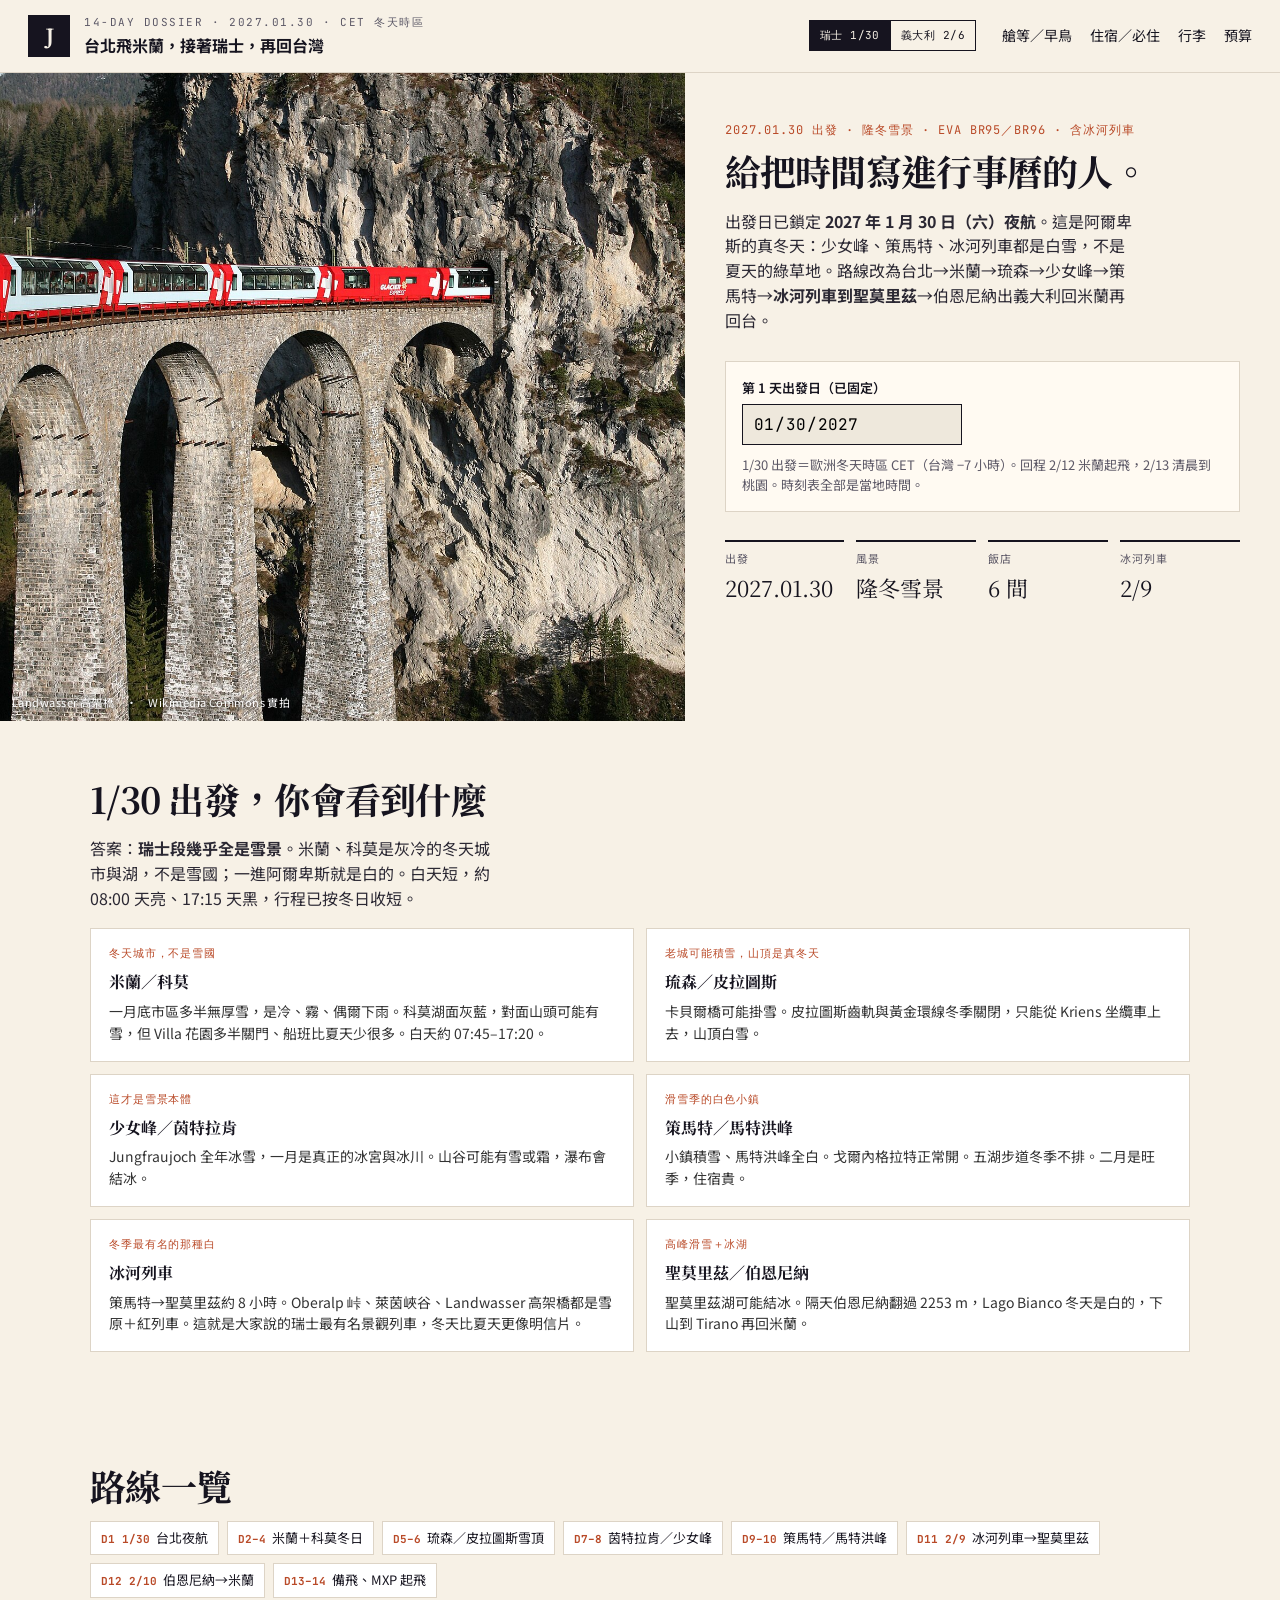
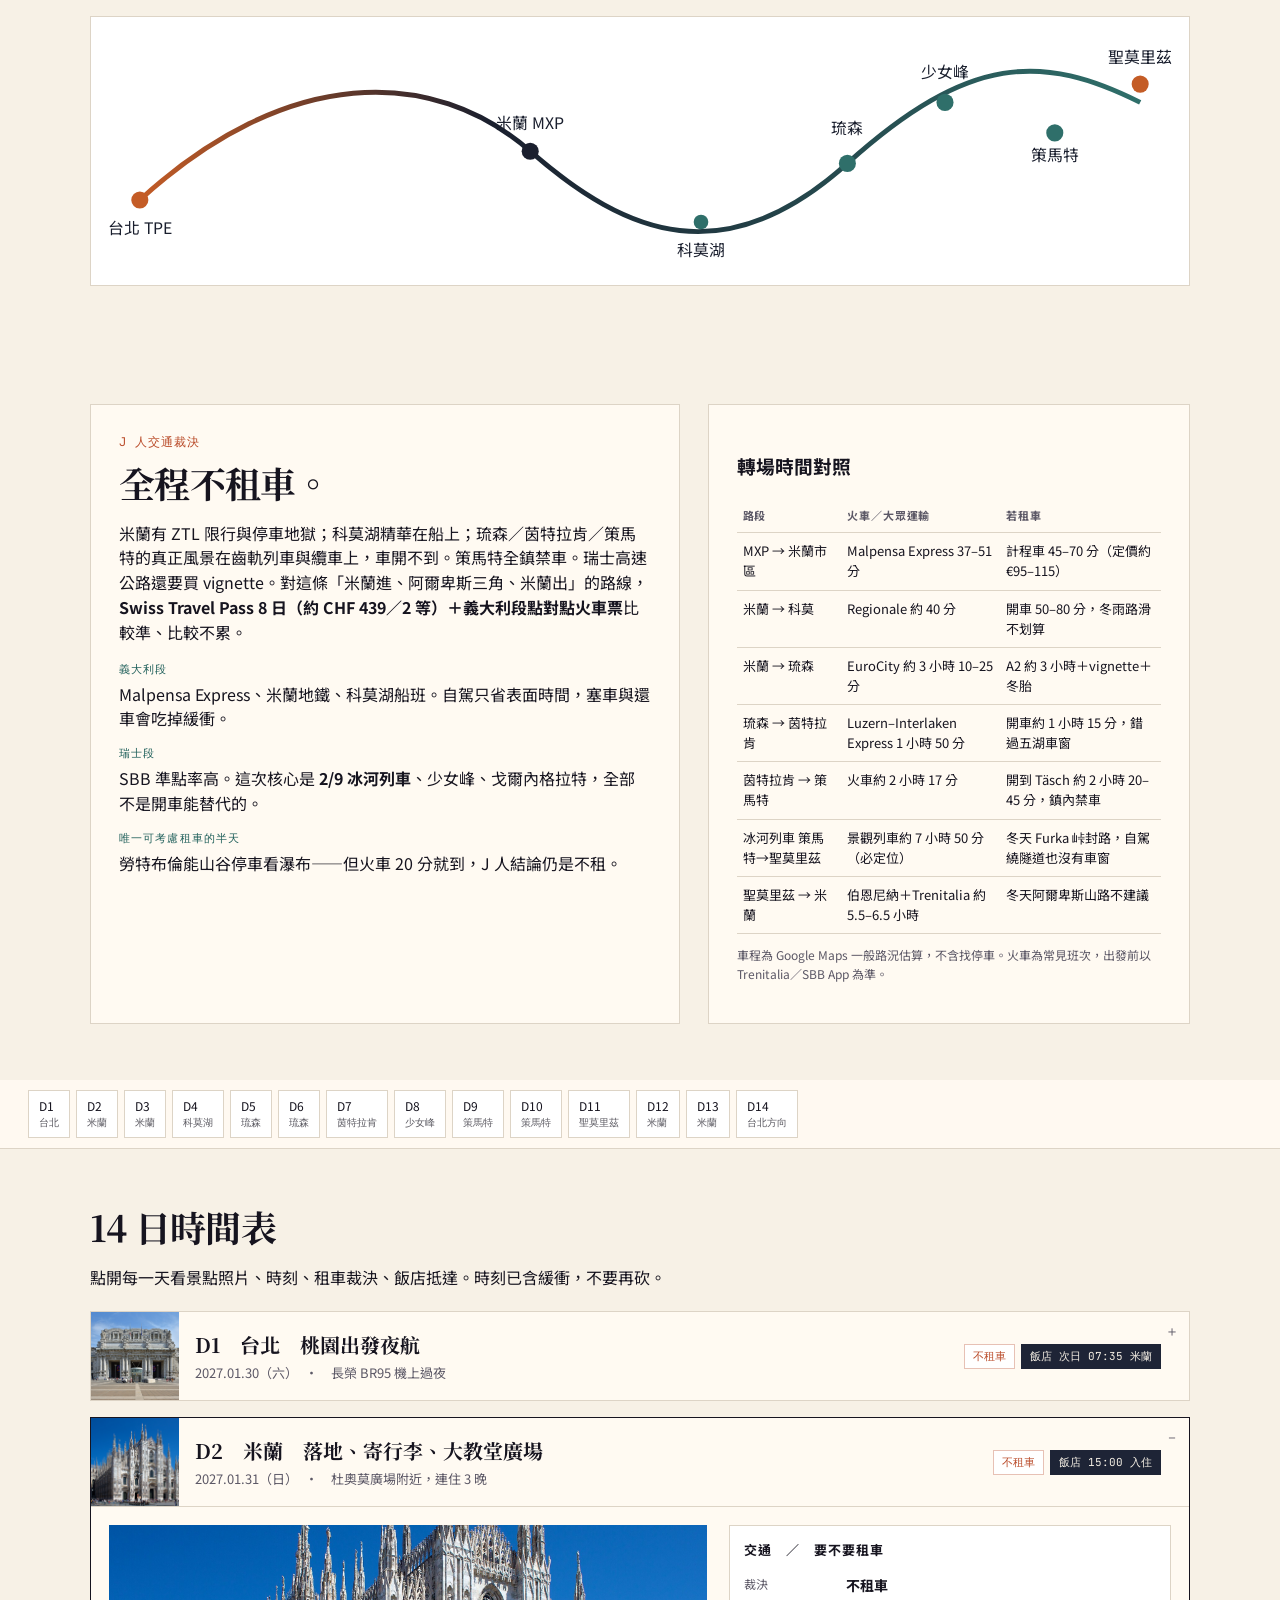
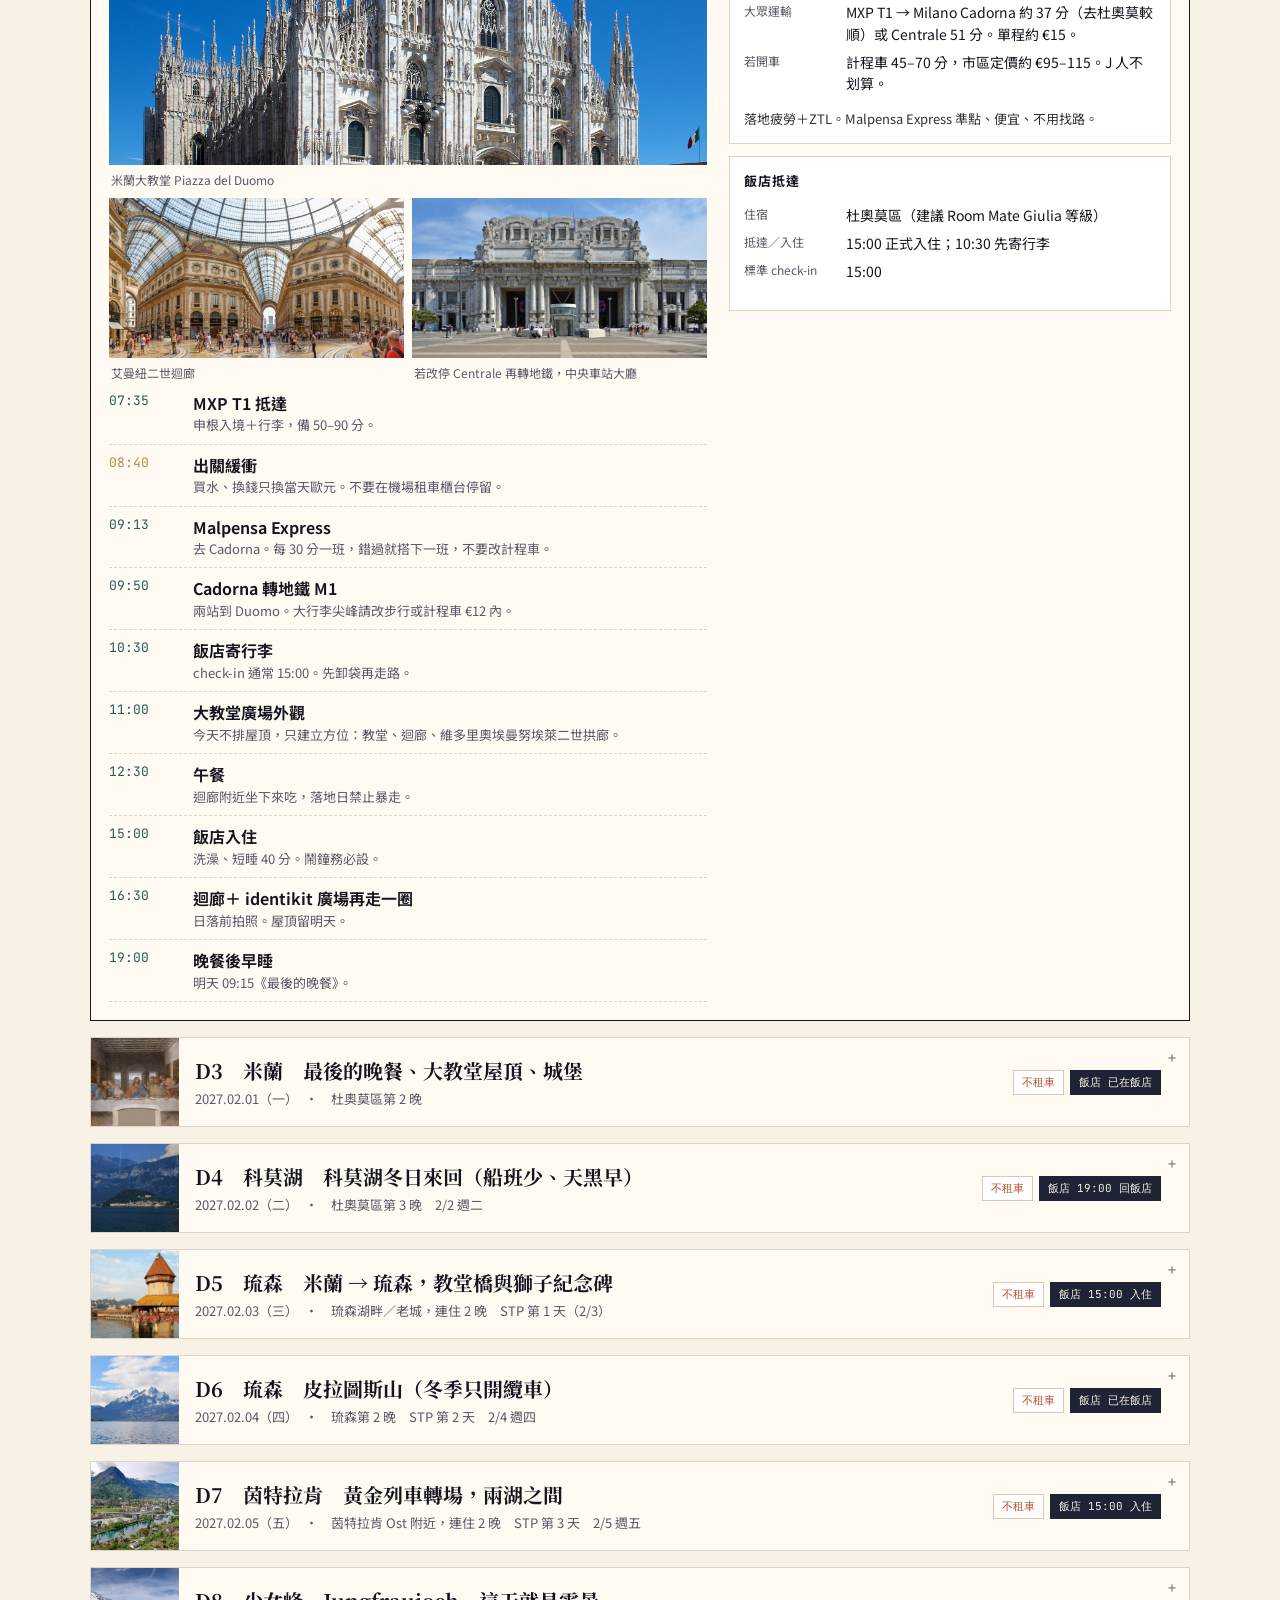
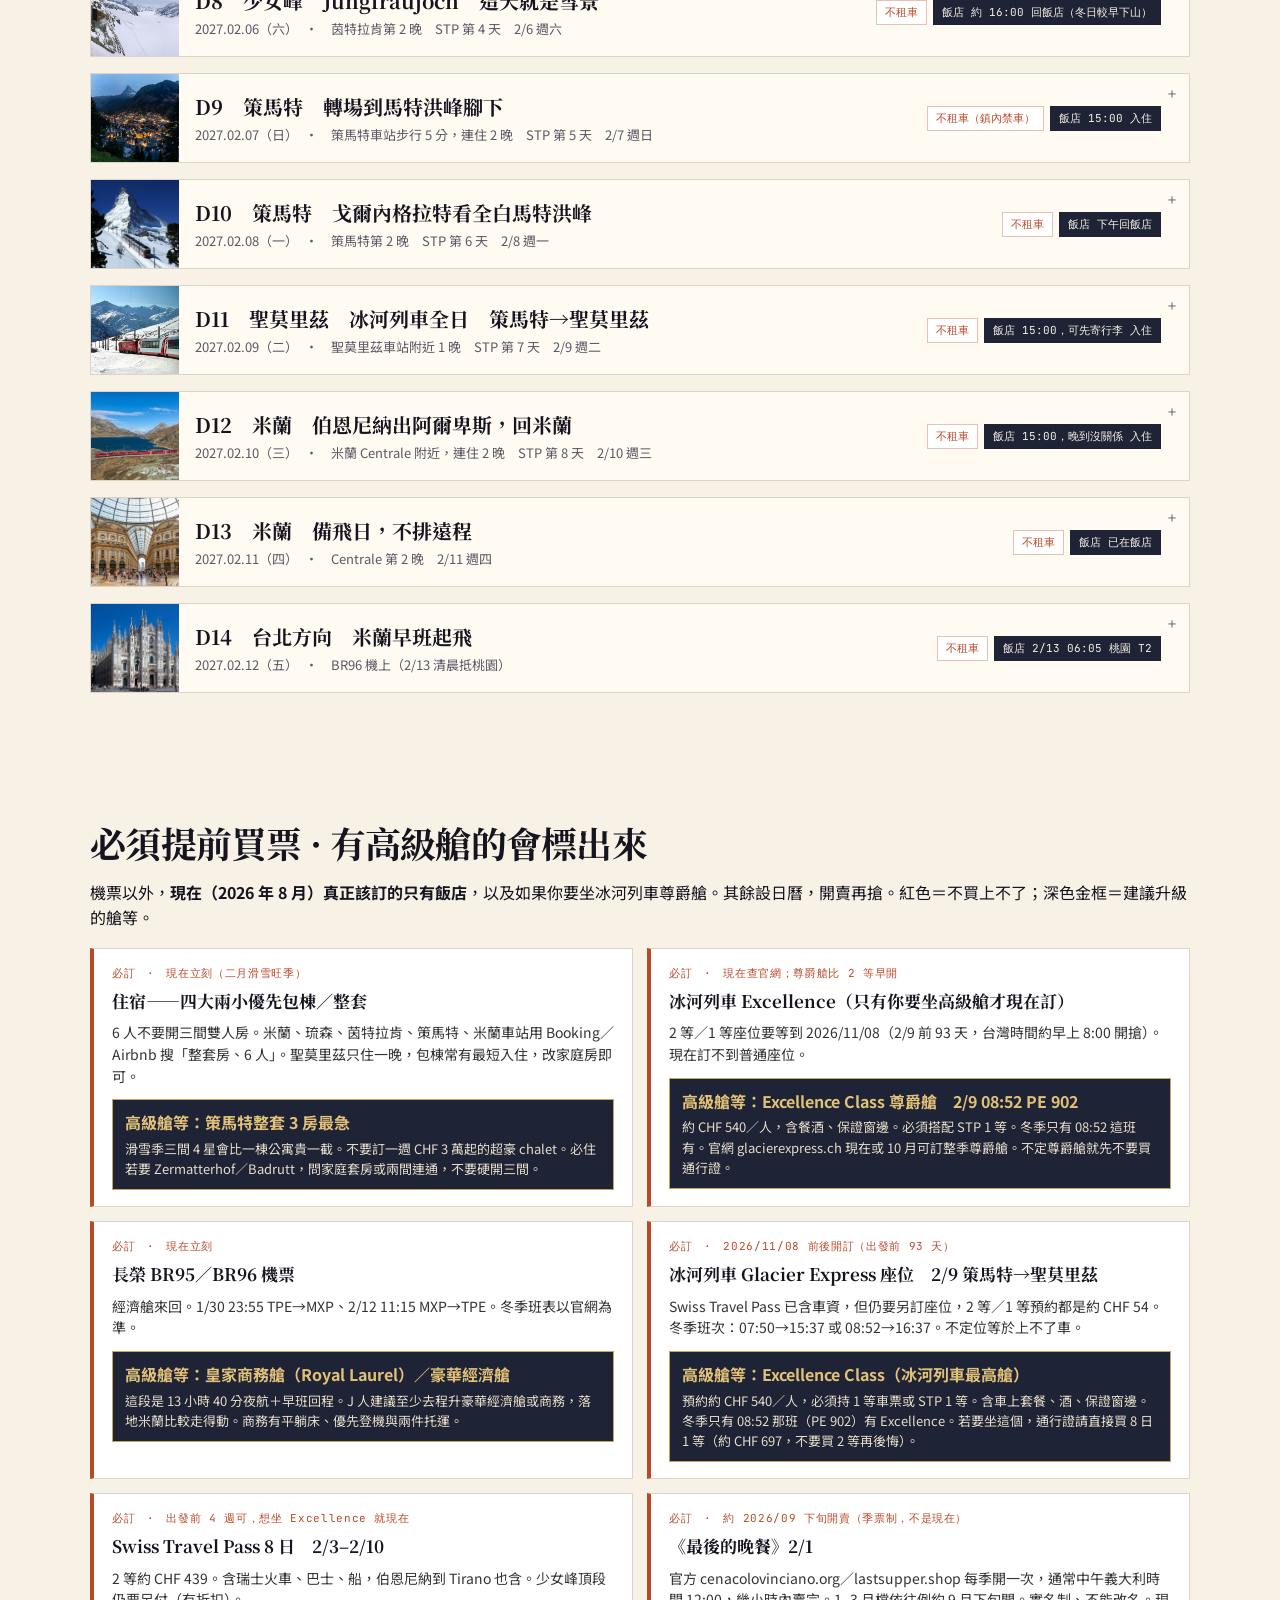
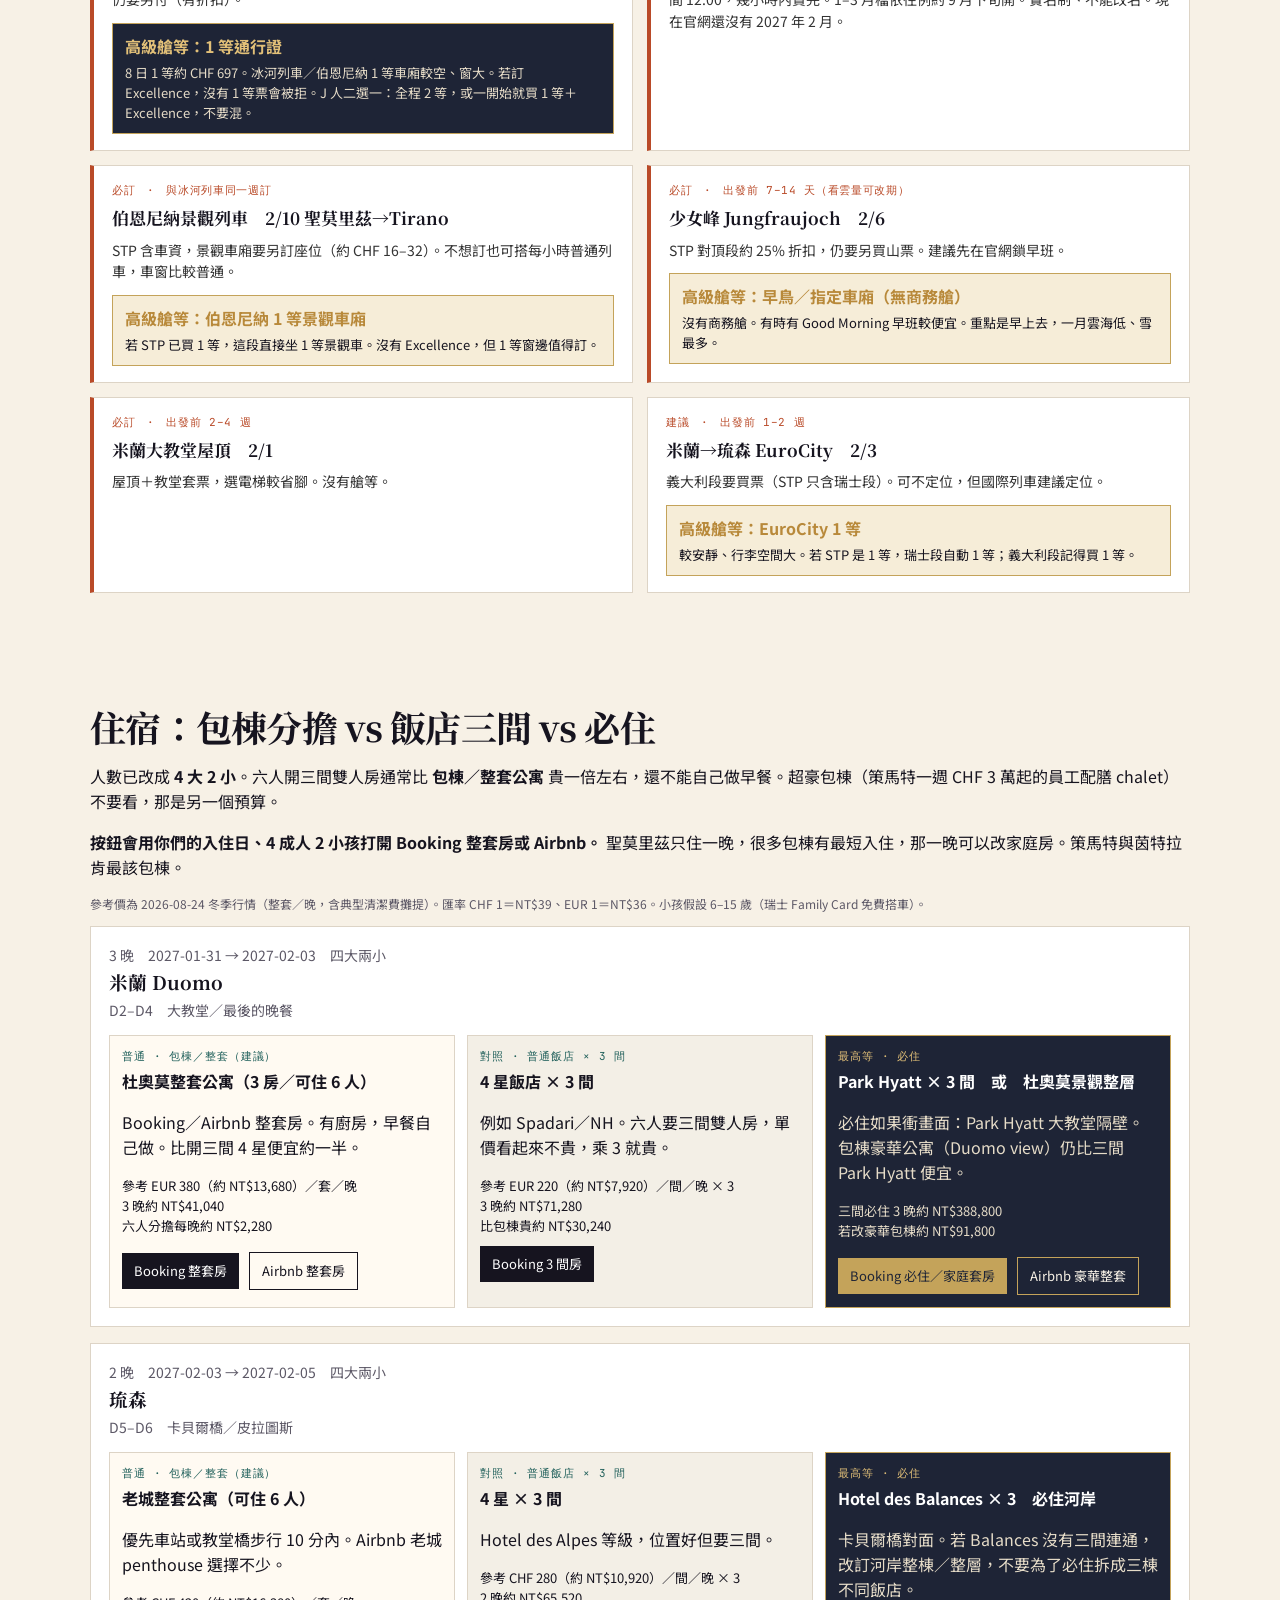
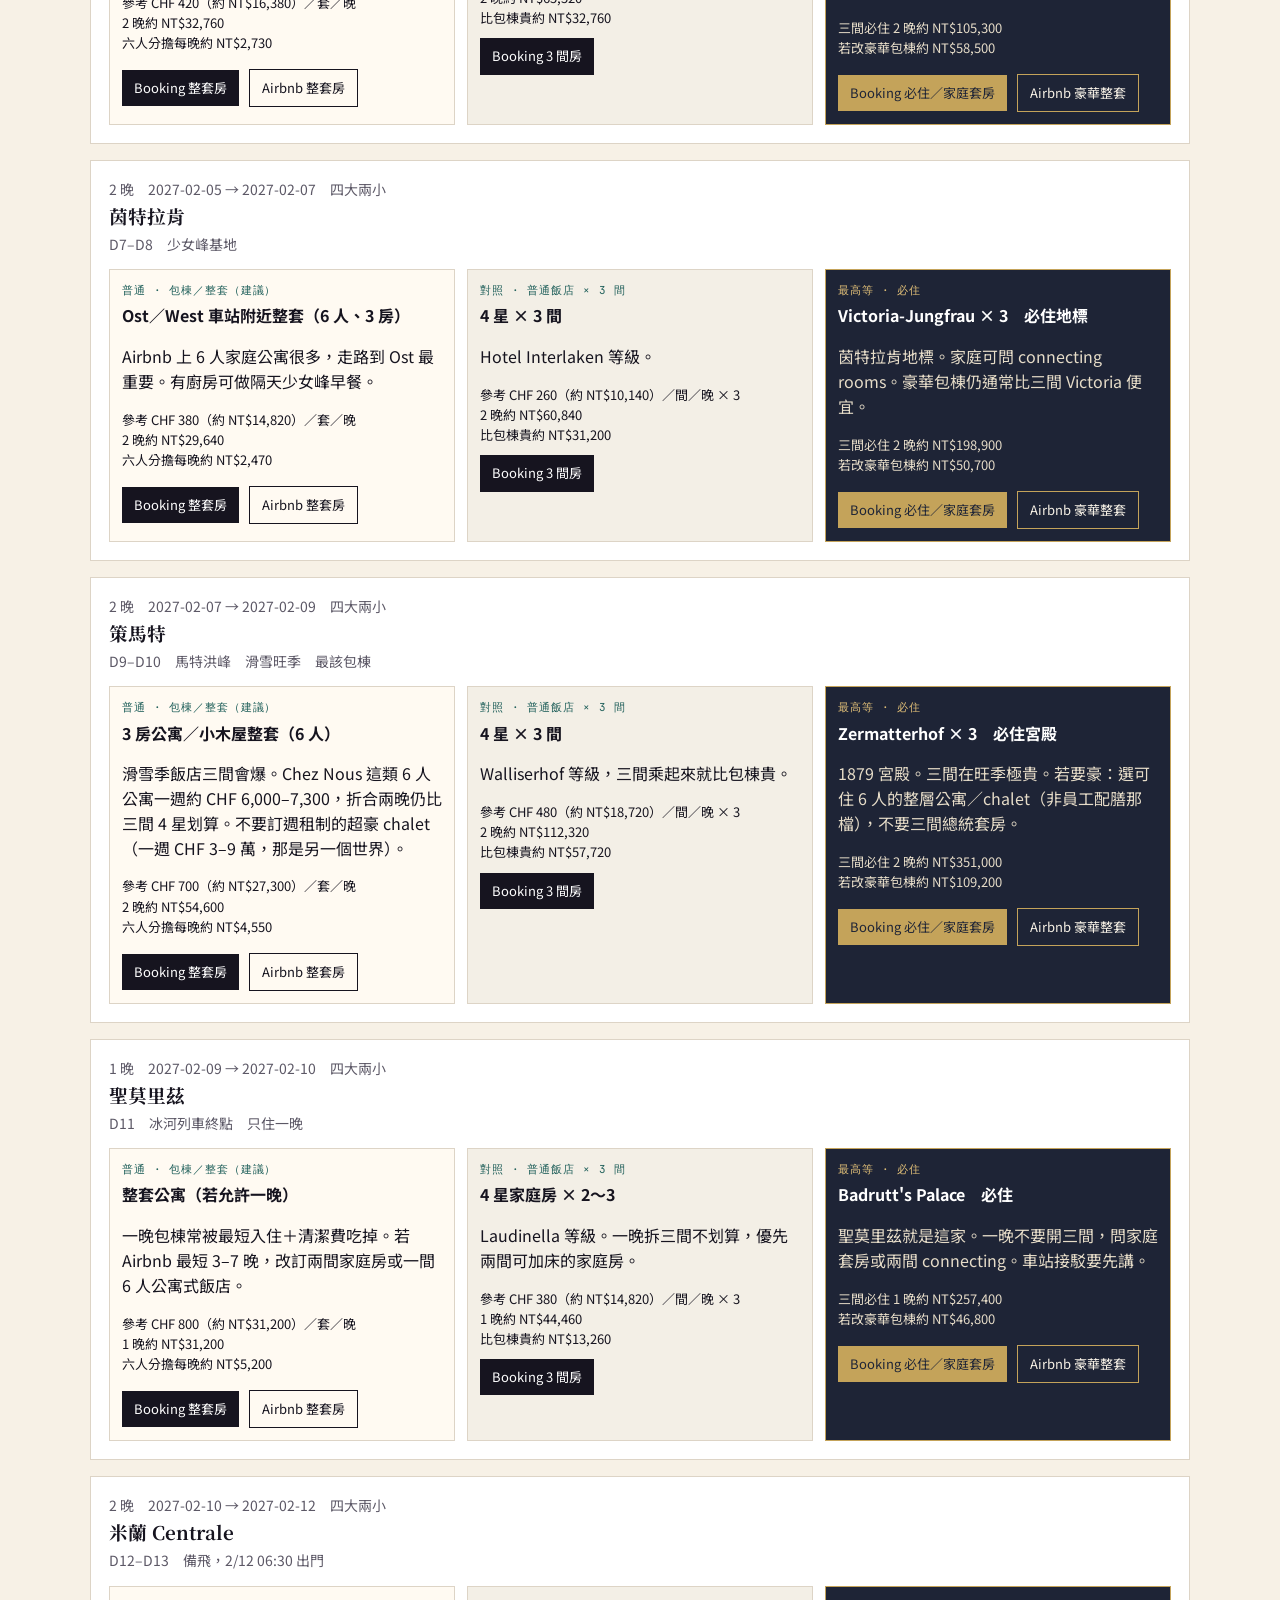
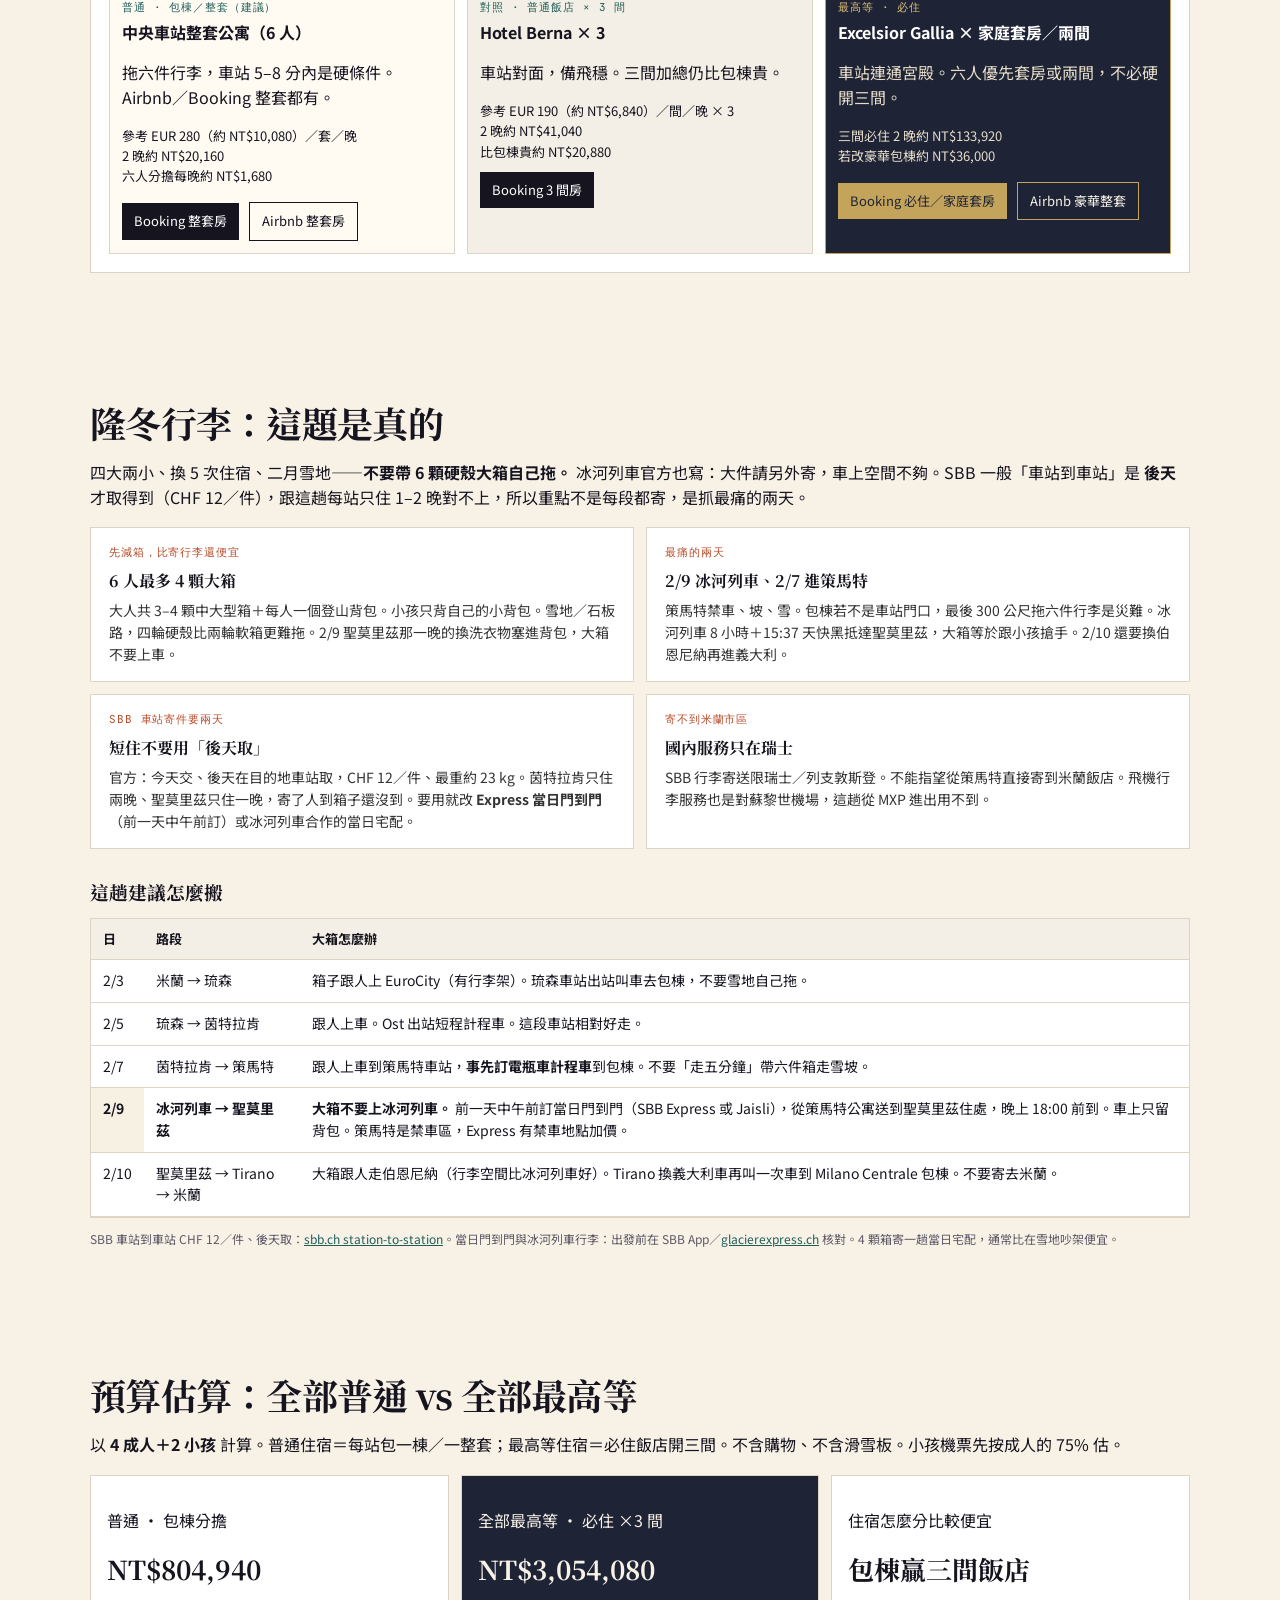
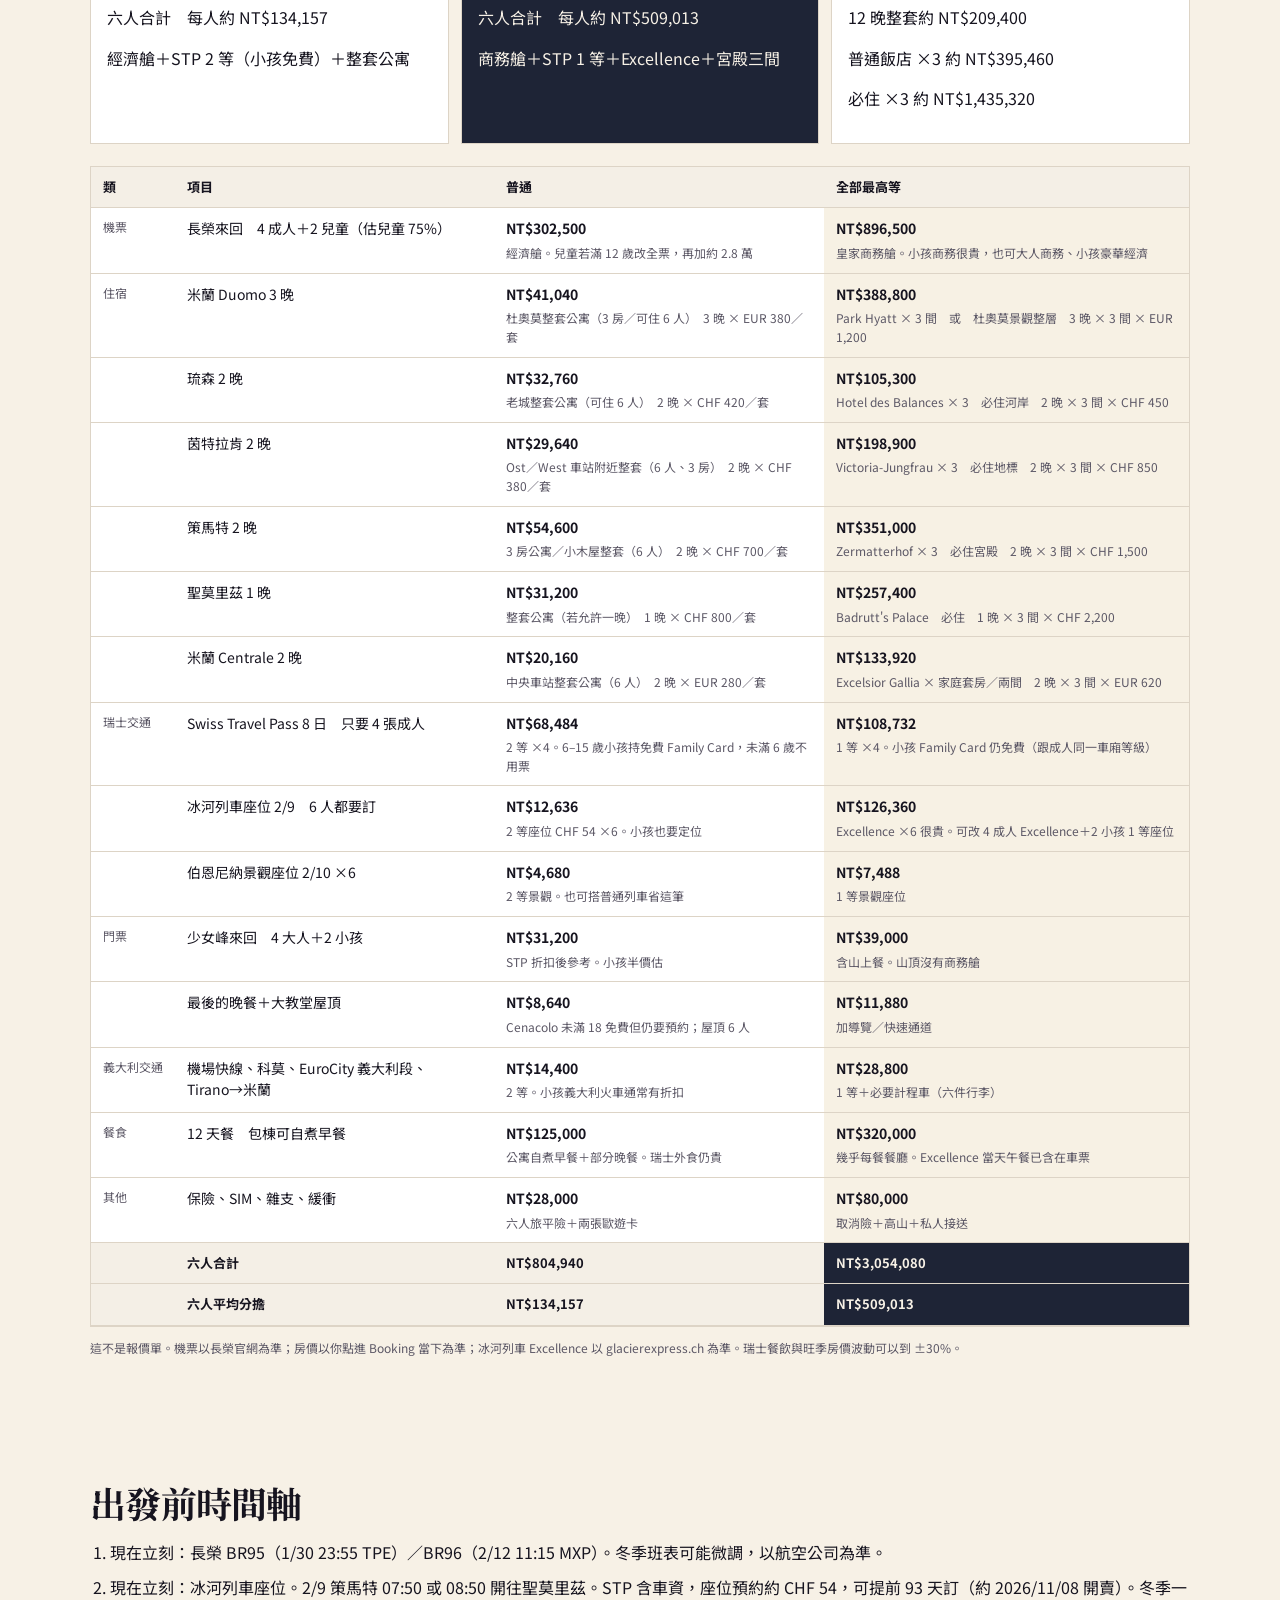
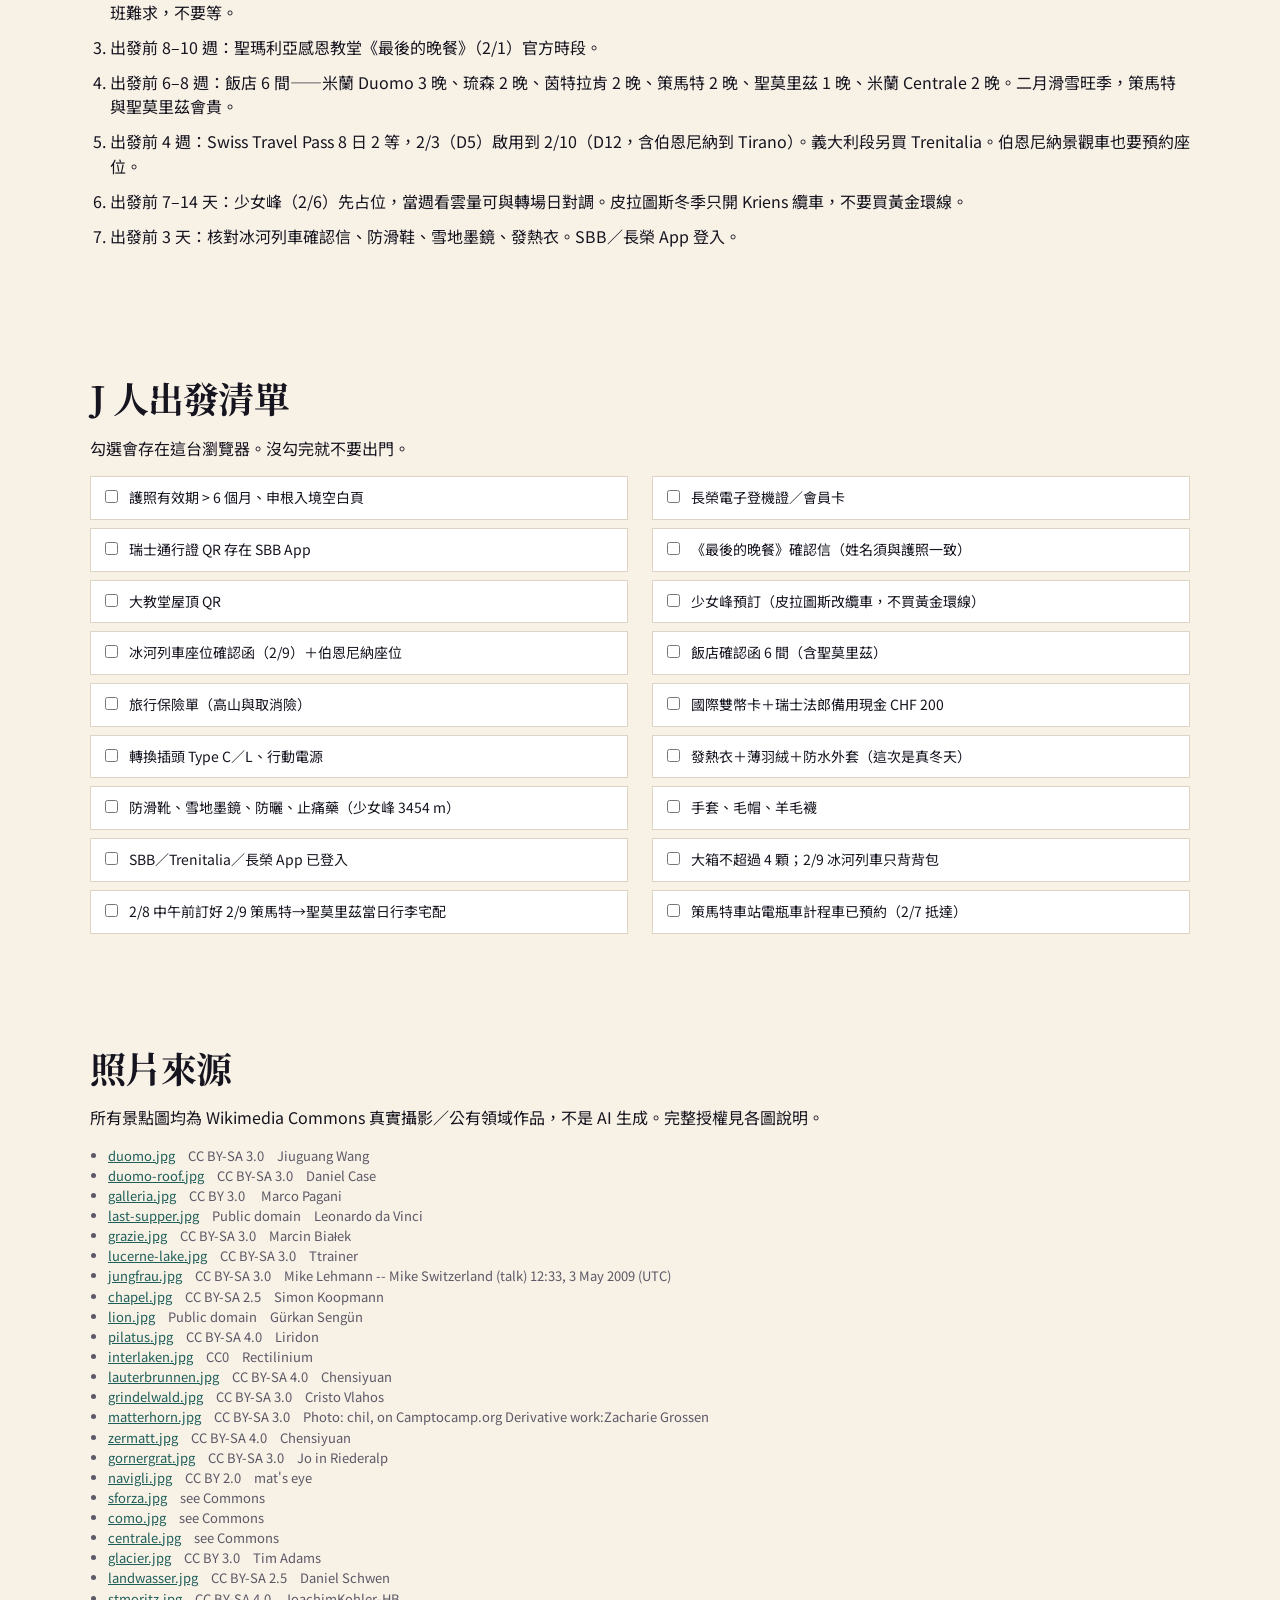
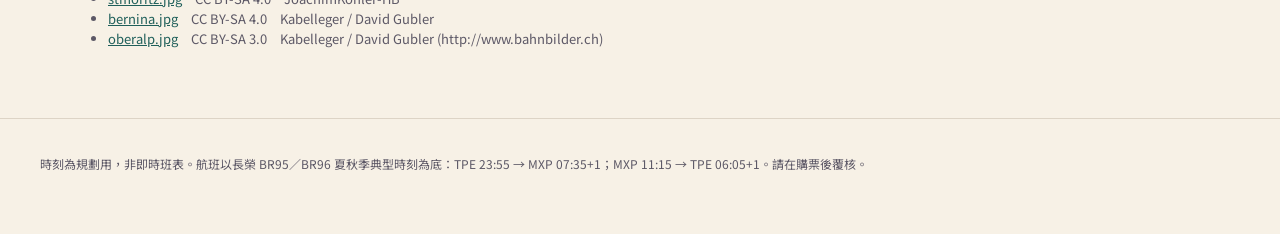
<file: index.html>
<!DOCTYPE html>
<html lang="zh-Hant">
<head>
  <meta charset="UTF-8" />
  <meta name="viewport" content="width=device-width, initial-scale=1" />
  <title>J人行程表｜台北 → 米蘭 → 瑞士 14 日</title>
  <meta name="description" content="J 人專用 14 日行程：台北直飛米蘭、科莫湖、琉森、少女峰、策馬特。每段標明租車與否、火車／車程、飯店抵達時間。" />
  <link rel="preconnect" href="https://fonts.googleapis.com" />
  <link rel="preconnect" href="https://fonts.gstatic.com" crossorigin />
  <link href="https://fonts.googleapis.com/css2?family=JetBrains+Mono:wght@400;600&family=Noto+Sans+TC:wght@400;500;600;700&family=Noto+Serif+TC:wght@600;700&display=swap" rel="stylesheet" />
  <link rel="stylesheet" href="css/style.css" />
</head>
<body>
  <a class="skip" href="#days">跳到每日行程</a>

  <header class="topbar">
    <div class="brand">
      <span class="mark">J</span>
      <div>
        <p class="eyebrow">14-DAY DOSSIER · 2027.01.30 · CET 冬天時區</p>
        <h1>台北飛米蘭，接著瑞士，再回台灣</h1>
      </div>
    </div>
    <nav class="topnav">
      <div class="trip-switch" aria-label="行程切換">
        <a class="on" href="index.html">瑞士 1/30</a>
        <a href="italy.html">義大利 2/6</a>
      </div>
      <a href="#tickets">艙等／早鳥</a>
      <a href="#hotels">住宿／必住</a>
      <a href="#luggage">行李</a>
      <a href="#budget">預算</a>
    </nav>
  </header>

  <section class="hero">
    <figure class="hero-media">
      <img id="hero-img" src="photos/duomo.jpg" alt="米蘭大教堂 Piazza del Duomo" />
      <figcaption>真實照片來源：Wikimedia Commons</figcaption>
    </figure>
    <div class="hero-copy">
      <p class="kicker">2027.01.30 出發 · 隆冬雪景 · EVA BR95／BR96 · 含冰河列車</p>
      <h2>給把時間寫進行事曆的人。</h2>
      <p class="lede">出發日已鎖定 <strong>2027 年 1 月 30 日（六）夜航</strong>。這是阿爾卑斯的真冬天：少女峰、策馬特、冰河列車都是白雪，不是夏天的綠草地。路線改為台北→米蘭→琉森→少女峰→策馬特→<strong>冰河列車到聖莫里茲</strong>→伯恩尼納出義大利回米蘭再回台。</p>
      <div class="hero-controls">
        <label>
          第 1 天出發日（已固定）
          <input type="date" id="start-date" value="2027-01-30" readonly />
        </label>
        <p class="hint">1/30 出發＝歐洲冬天時區 CET（台灣 −7 小時）。回程 2/12 米蘭起飛，2/13 清晨到桃園。時刻表全部是當地時間。</p>
      </div>
      <dl class="stats" id="stats"></dl>
    </div>
  </section>

  <section class="season" id="season">
    <h2>1/30 出發，你會看到什麼</h2>
    <p class="lede">答案：<strong>瑞士段幾乎全是雪景</strong>。米蘭、科莫是灰冷的冬天城市與湖，不是雪國；一進阿爾卑斯就是白的。白天短，約 08:00 天亮、17:15 天黑，行程已按冬日收短。</p>
    <div class="season-grid" id="season-grid"></div>
  </section>

  <section class="route" id="route">
    <h2>路線一覽</h2>
    <ol class="route-line" id="route-line"></ol>
    <svg class="route-svg" viewBox="0 0 900 220" role="img" aria-label="台北到米蘭到瑞士再回台北的路線示意">
      <defs>
        <linearGradient id="track" x1="0" x2="1">
          <stop offset="0" stop-color="#c45c26" />
          <stop offset="0.35" stop-color="#1a1f2e" />
          <stop offset="1" stop-color="#2f6f6a" />
        </linearGradient>
      </defs>
      <path d="M40 150 C 160 40, 280 40, 360 110 S 520 210, 620 120 S 780 30, 860 70" fill="none" stroke="url(#track)" stroke-width="4" />
      <g font-family="Noto Sans TC, sans-serif" font-size="13" fill="#1a1f2e">
        <circle cx="40" cy="150" r="7" fill="#c45c26" /><text x="40" y="178" text-anchor="middle">台北 TPE</text>
        <circle cx="360" cy="110" r="7" fill="#1a1f2e" /><text x="360" y="92" text-anchor="middle">米蘭 MXP</text>
        <circle cx="500" cy="168" r="6" fill="#2f6f6a" /><text x="500" y="196" text-anchor="middle">科莫湖</text>
        <circle cx="620" cy="120" r="7" fill="#2f6f6a" /><text x="620" y="96" text-anchor="middle">琉森</text>
        <circle cx="700" cy="70" r="7" fill="#2f6f6a" /><text x="700" y="50" text-anchor="middle">少女峰</text>
        <circle cx="790" cy="95" r="7" fill="#2f6f6a" /><text x="790" y="118" text-anchor="middle">策馬特</text>
        <circle cx="860" cy="55" r="7" fill="#c45c26" /><text x="860" y="38" text-anchor="middle">聖莫里茲</text>
      </g>
    </svg>
  </section>

  <section class="verdict" id="verdict">
    <div class="verdict-card">
      <p class="kicker">J 人交通裁決</p>
      <h2>全程不租車。</h2>
      <p>米蘭有 ZTL 限行與停車地獄；科莫湖精華在船上；琉森／茵特拉肯／策馬特的真正風景在齒軌列車與纜車上，車開不到。策馬特全鎮禁車。瑞士高速公路還要買 vignette。對這條「米蘭進、阿爾卑斯三角、米蘭出」的路線，<strong>Swiss Travel Pass 8 日（約 CHF 439／2 等）＋義大利段點對點火車票</strong>比較準、比較不累。</p>
      <ul class="verdict-list">
        <li><span>義大利段</span>Malpensa Express、米蘭地鐵、科莫湖船班。自駕只省表面時間，塞車與還車會吃掉緩衝。</li>
        <li><span>瑞士段</span>SBB 準點率高。這次核心是 <strong>2/9 冰河列車</strong>、少女峰、戈爾內格拉特，全部不是開車能替代的。</li>
        <li><span>唯一可考慮租車的半天</span>勞特布倫能山谷停車看瀑布——但火車 20 分就到，J 人結論仍是不租。</li>
      </ul>
    </div>
    <aside class="compare">
      <h3>轉場時間對照</h3>
      <table>
        <thead>
          <tr><th>路段</th><th>火車／大眾運輸</th><th>若租車</th></tr>
        </thead>
        <tbody id="compare-body"></tbody>
      </table>
      <p class="fine">車程為 Google Maps 一般路況估算，不含找停車。火車為常見班次，出發前以 Trenitalia／SBB App 為準。</p>
    </aside>
  </section>

  <nav class="day-rail" id="day-rail" aria-label="14 日快速跳轉"></nav>

  <section class="days" id="days">
    <div class="days-head">
      <h2>14 日時間表</h2>
      <p>點開每一天看景點照片、時刻、租車裁決、飯店抵達。時刻已含緩衝，不要再砍。</p>
    </div>
    <div id="day-list"></div>
  </section>

  <section class="tickets" id="tickets">
    <h2>必須提前買票 · 有高級艙的會標出來</h2>
    <p>機票以外，<strong>現在（2026 年 8 月）真正該訂的只有飯店</strong>，以及如果你要坐冰河列車尊爵艙。其餘設日曆，開賣再搶。紅色＝不買上不了；深色金框＝建議升級的艙等。</p>
    <div class="ticket-grid" id="ticket-list"></div>
  </section>

  <section class="hotels" id="hotels">
    <h2>住宿：包棟分擔 vs 飯店三間 vs 必住</h2>
    <p>人數已改成 <strong>4 大 2 小</strong>。六人開三間雙人房通常比 <strong>包棟／整套公寓</strong> 貴一倍左右，還不能自己做早餐。超豪包棟（策馬特一週 CHF 3 萬起的員工配膳 chalet）不要看，那是另一個預算。</p>
    <p><strong>按鈕會用你們的入住日、4 成人 2 小孩打開 Booking 整套房或 Airbnb。</strong> 聖莫里茲只住一晚，很多包棟有最短入住，那一晚可以改家庭房。策馬特與茵特拉肯最該包棟。</p>
    <p class="fine">參考價為 2026-08-24 冬季行情（整套／晚，含典型清潔費攤提）。匯率 CHF 1＝NT$39、EUR 1＝NT$36。小孩假設 6–15 歲（瑞士 Family Card 免費搭車）。</p>
    <div id="hotel-list"></div>
  </section>

  <section class="luggage" id="luggage">
    <h2>隆冬行李：這題是真的</h2>
    <p>四大兩小、換 5 次住宿、二月雪地——<strong>不要帶 6 顆硬殼大箱自己拖。</strong> 冰河列車官方也寫：大件請另外寄，車上空間不夠。SBB 一般「車站到車站」是 <strong>後天</strong>才取得到（CHF 12／件），跟這趟每站只住 1–2 晚對不上，所以重點不是每段都寄，是抓最痛的兩天。</p>

    <div class="season-grid">
      <article class="season-card">
        <p class="tag">先減箱，比寄行李還便宜</p>
        <h3>6 人最多 4 顆大箱</h3>
        <p>大人共 3–4 顆中大型箱＋每人一個登山背包。小孩只背自己的小背包。雪地／石板路，四輪硬殼比兩輪軟箱更難拖。2/9 聖莫里茲那一晚的換洗衣物塞進背包，大箱不要上車。</p>
      </article>
      <article class="season-card">
        <p class="tag">最痛的兩天</p>
        <h3>2/9 冰河列車、2/7 進策馬特</h3>
        <p>策馬特禁車、坡、雪。包棟若不是車站門口，最後 300 公尺拖六件行李是災難。冰河列車 8 小時＋15:37 天快黑抵達聖莫里茲，大箱等於跟小孩搶手。2/10 還要換伯恩尼納再進義大利。</p>
      </article>
      <article class="season-card">
        <p class="tag">SBB 車站寄件要兩天</p>
        <h3>短住不要用「後天取」</h3>
        <p>官方：今天交、後天在目的地車站取，CHF 12／件、最重約 23 kg。茵特拉肯只住兩晚、聖莫里茲只住一晚，寄了人到箱子還沒到。要用就改 <strong>Express 當日門到門</strong>（前一天中午前訂）或冰河列車合作的當日宅配。</p>
      </article>
      <article class="season-card">
        <p class="tag">寄不到米蘭市區</p>
        <h3>國內服務只在瑞士</h3>
        <p>SBB 行李寄送限瑞士／列支敦斯登。不能指望從策馬特直接寄到米蘭飯店。飛機行李服務也是對蘇黎世機場，這趟從 MXP 進出用不到。</p>
      </article>
    </div>

    <h3 class="subhead">這趟建議怎麼搬</h3>
    <div class="budget-table-wrap">
      <table class="budget-table">
        <thead>
          <tr><th>日</th><th>路段</th><th>大箱怎麼辦</th></tr>
        </thead>
        <tbody>
          <tr><td>2/3</td><td>米蘭 → 琉森</td><td>箱子跟人上 EuroCity（有行李架）。琉森車站出站叫車去包棟，不要雪地自己拖。</td></tr>
          <tr><td>2/5</td><td>琉森 → 茵特拉肯</td><td>跟人上車。Ost 出站短程計程車。這段車站相對好走。</td></tr>
          <tr><td>2/7</td><td>茵特拉肯 → 策馬特</td><td>跟人上車到策馬特車站，<strong>事先訂電瓶車計程車</strong>到包棟。不要「走五分鐘」帶六件箱走雪坡。</td></tr>
          <tr><td class="hi"><strong>2/9</strong></td><td><strong>冰河列車 → 聖莫里茲</strong></td><td><strong>大箱不要上冰河列車。</strong> 前一天中午前訂當日門到門（SBB Express 或 Jaisli），從策馬特公寓送到聖莫里茲住處，晚上 18:00 前到。車上只留背包。策馬特是禁車區，Express 有禁車地點加價。</td></tr>
          <tr><td>2/10</td><td>聖莫里茲 → Tirano → 米蘭</td><td>大箱跟人走伯恩尼納（行李空間比冰河列車好）。Tirano 換義大利車再叫一次車到 Milano Centrale 包棟。不要寄去米蘭。</td></tr>
        </tbody>
      </table>
    </div>
    <p class="fine">SBB 車站到車站 CHF 12／件、後天取：<a href="https://www.sbb.ch/en/offers/luggage-transport-station-to-station" target="_blank" rel="noopener">sbb.ch station-to-station</a>。當日門到門與冰河列車行李：出發前在 SBB App／<a href="https://glacierexpress.ch/en/price" target="_blank" rel="noopener">glacierexpress.ch</a> 核對。4 顆箱寄一趟當日宅配，通常比在雪地吵架便宜。</p>
  </section>

  <section class="budget" id="budget">
    <h2>預算估算：全部普通 vs 全部最高等</h2>
    <p>以 <strong>4 成人＋2 小孩</strong> 計算。普通住宿＝每站包一棟／一整套；最高等住宿＝必住飯店開三間。不含購物、不含滑雪板。小孩機票先按成人的 75% 估。</p>
    <div class="budget-summary" id="budget-summary"></div>
    <div class="budget-table-wrap">
      <table class="budget-table">
        <thead>
          <tr>
            <th>類</th>
            <th>項目</th>
            <th>普通</th>
            <th>全部最高等</th>
          </tr>
        </thead>
        <tbody id="budget-body"></tbody>
        <tfoot id="budget-foot"></tfoot>
      </table>
    </div>
    <p class="fine">這不是報價單。機票以長榮官網為準；房價以你點進 Booking 當下為準；冰河列車 Excellence 以 glacierexpress.ch 為準。瑞士餐飲與旺季房價波動可以到 ±30%。</p>
  </section>

  <section class="bookings" id="bookings">
    <h2>出發前時間軸</h2>
    <ol id="booking-list"></ol>
  </section>

  <section class="checklist" id="checklist">
    <h2>J 人出發清單</h2>
    <p>勾選會存在這台瀏覽器。沒勾完就不要出門。</p>
    <div class="check-grid" id="check-grid"></div>
  </section>

  <section class="credits" id="credits">
    <h2>照片來源</h2>
    <p>所有景點圖均為 Wikimedia Commons 真實攝影／公有領域作品，不是 AI 生成。完整授權見各圖說明。</p>
    <ul id="credit-list"></ul>
  </section>

  <footer class="site-foot">
    <p>時刻為規劃用，非即時班表。航班以長榮 BR95／BR96 夏秋季典型時刻為底：TPE 23:55 → MXP 07:35+1；MXP 11:15 → TPE 06:05+1。請在購票後覆核。</p>
  </footer>

  <div class="lightbox" id="lightbox" hidden>
    <button type="button" class="lb-close" aria-label="關閉">×</button>
    <img alt="" />
    <p></p>
  </div>

  <script src="js/budget.js"></script>
  <script src="js/app.js"></script>
</body>
</html>
</file>
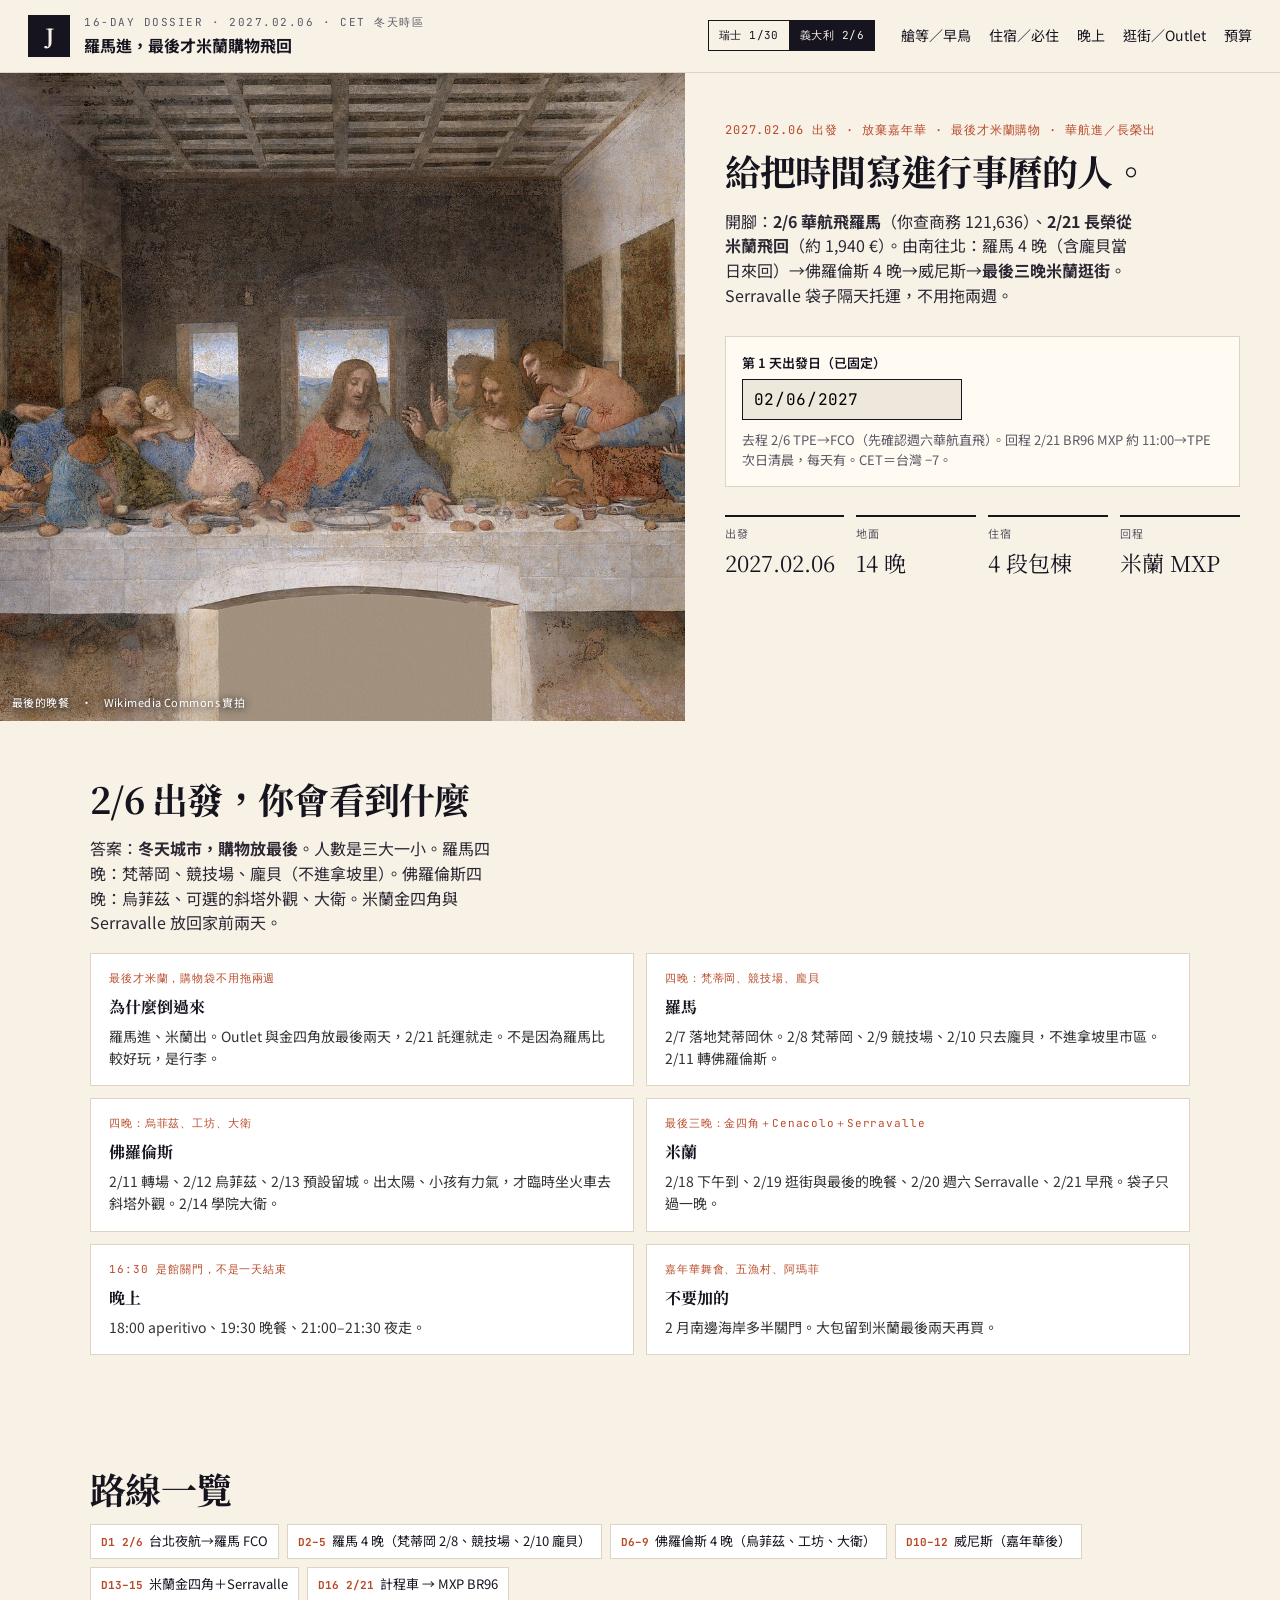
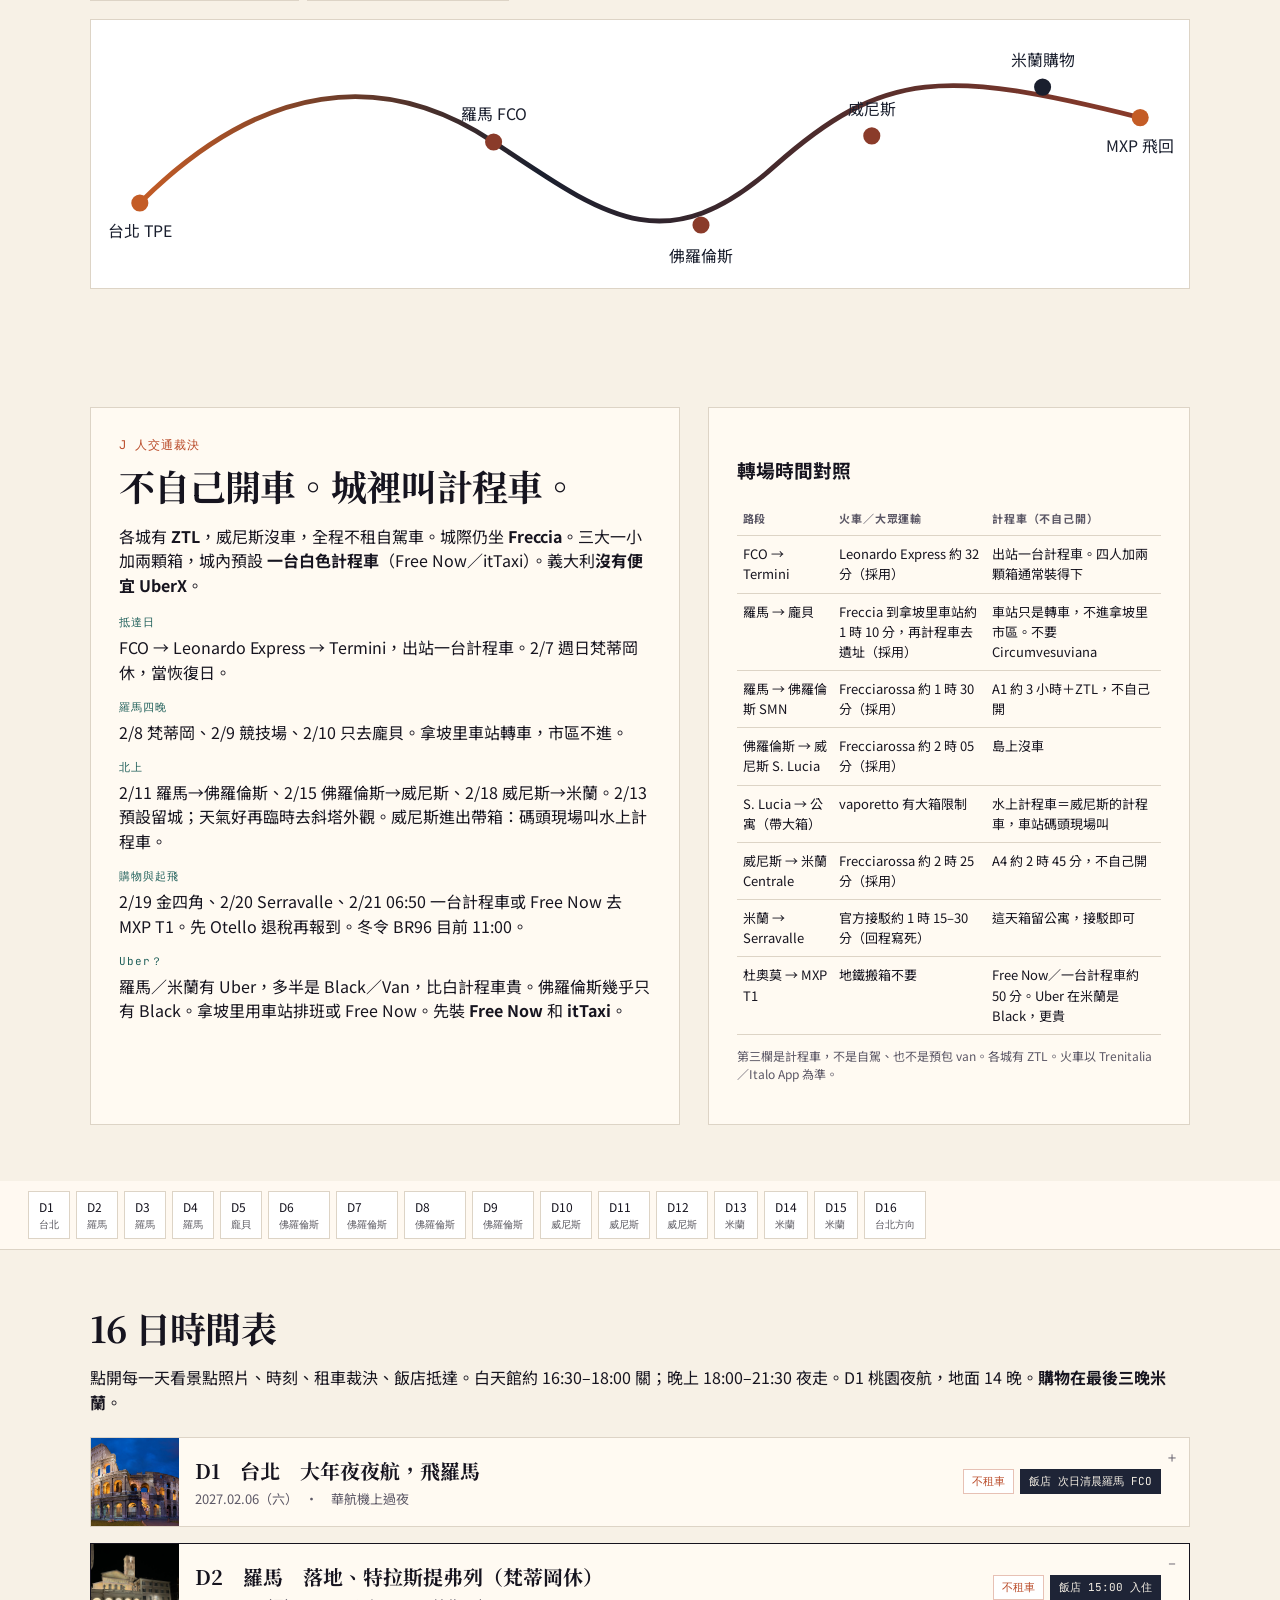
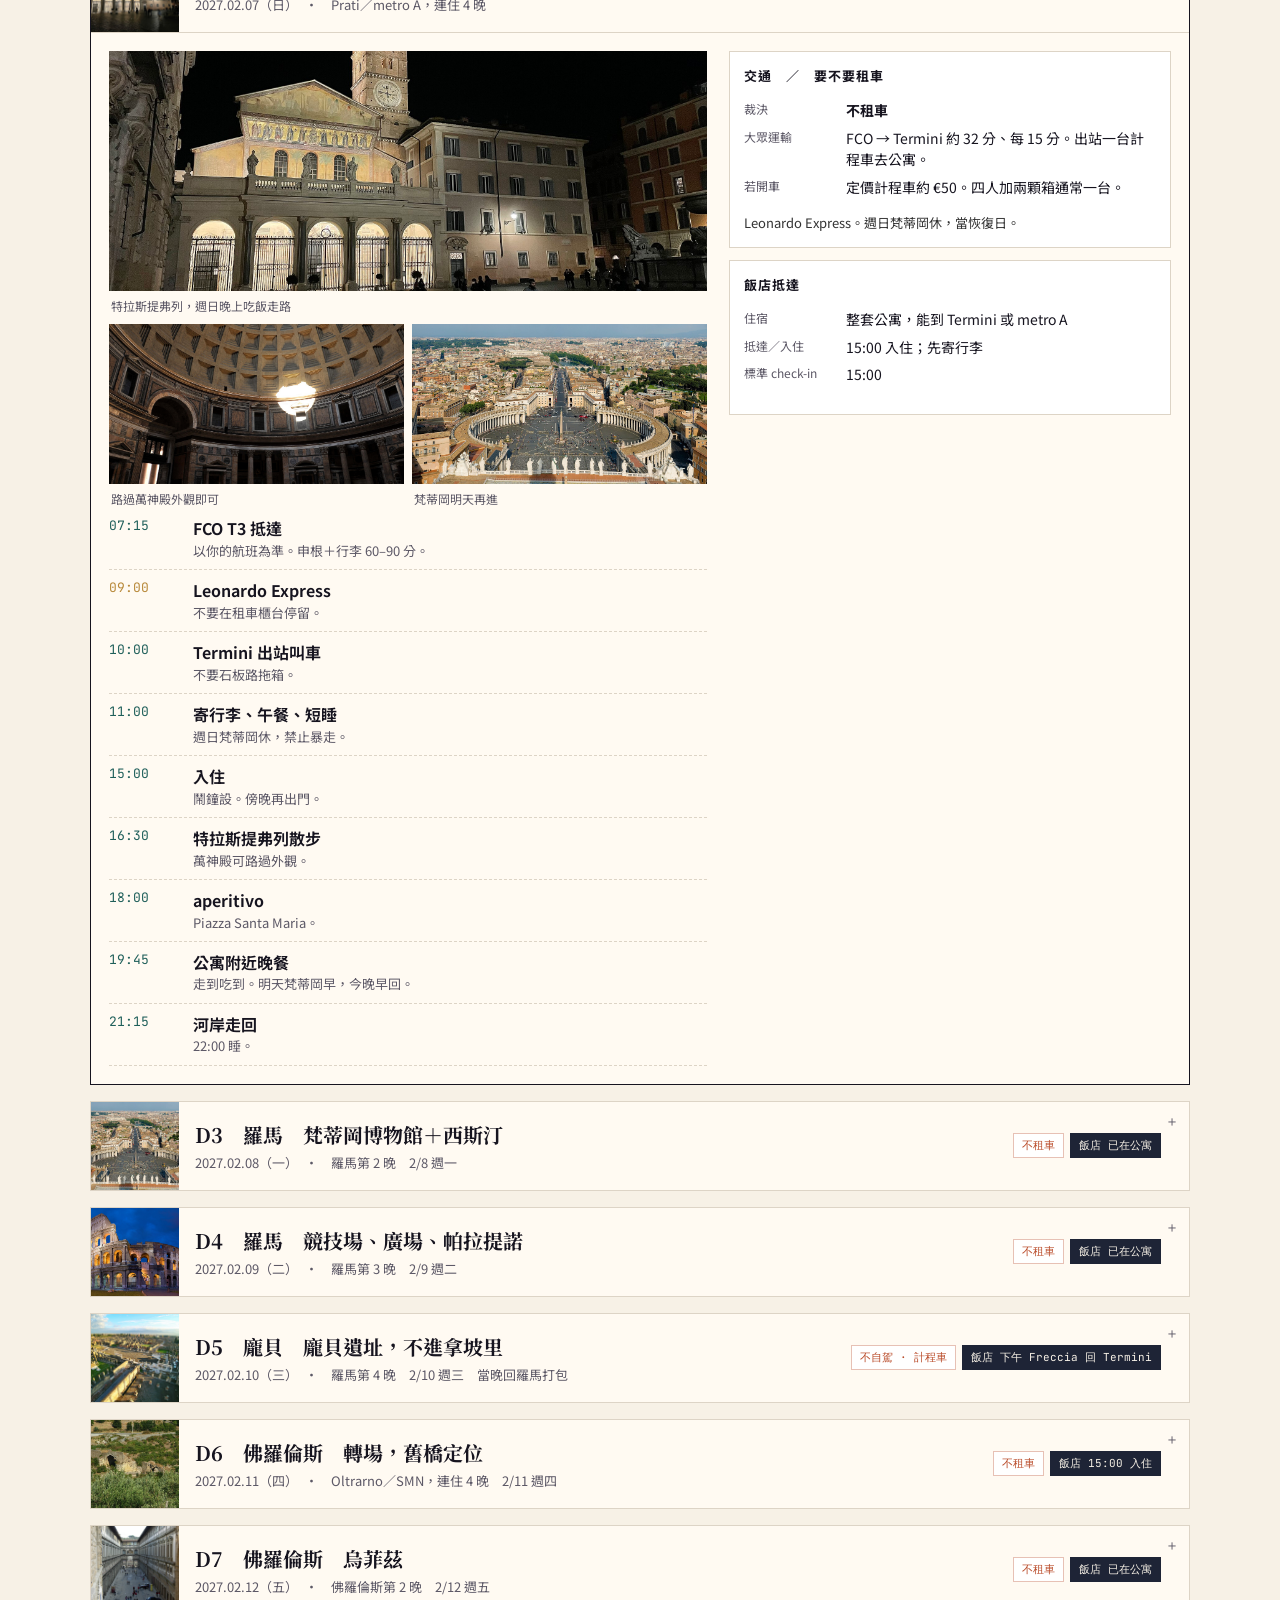
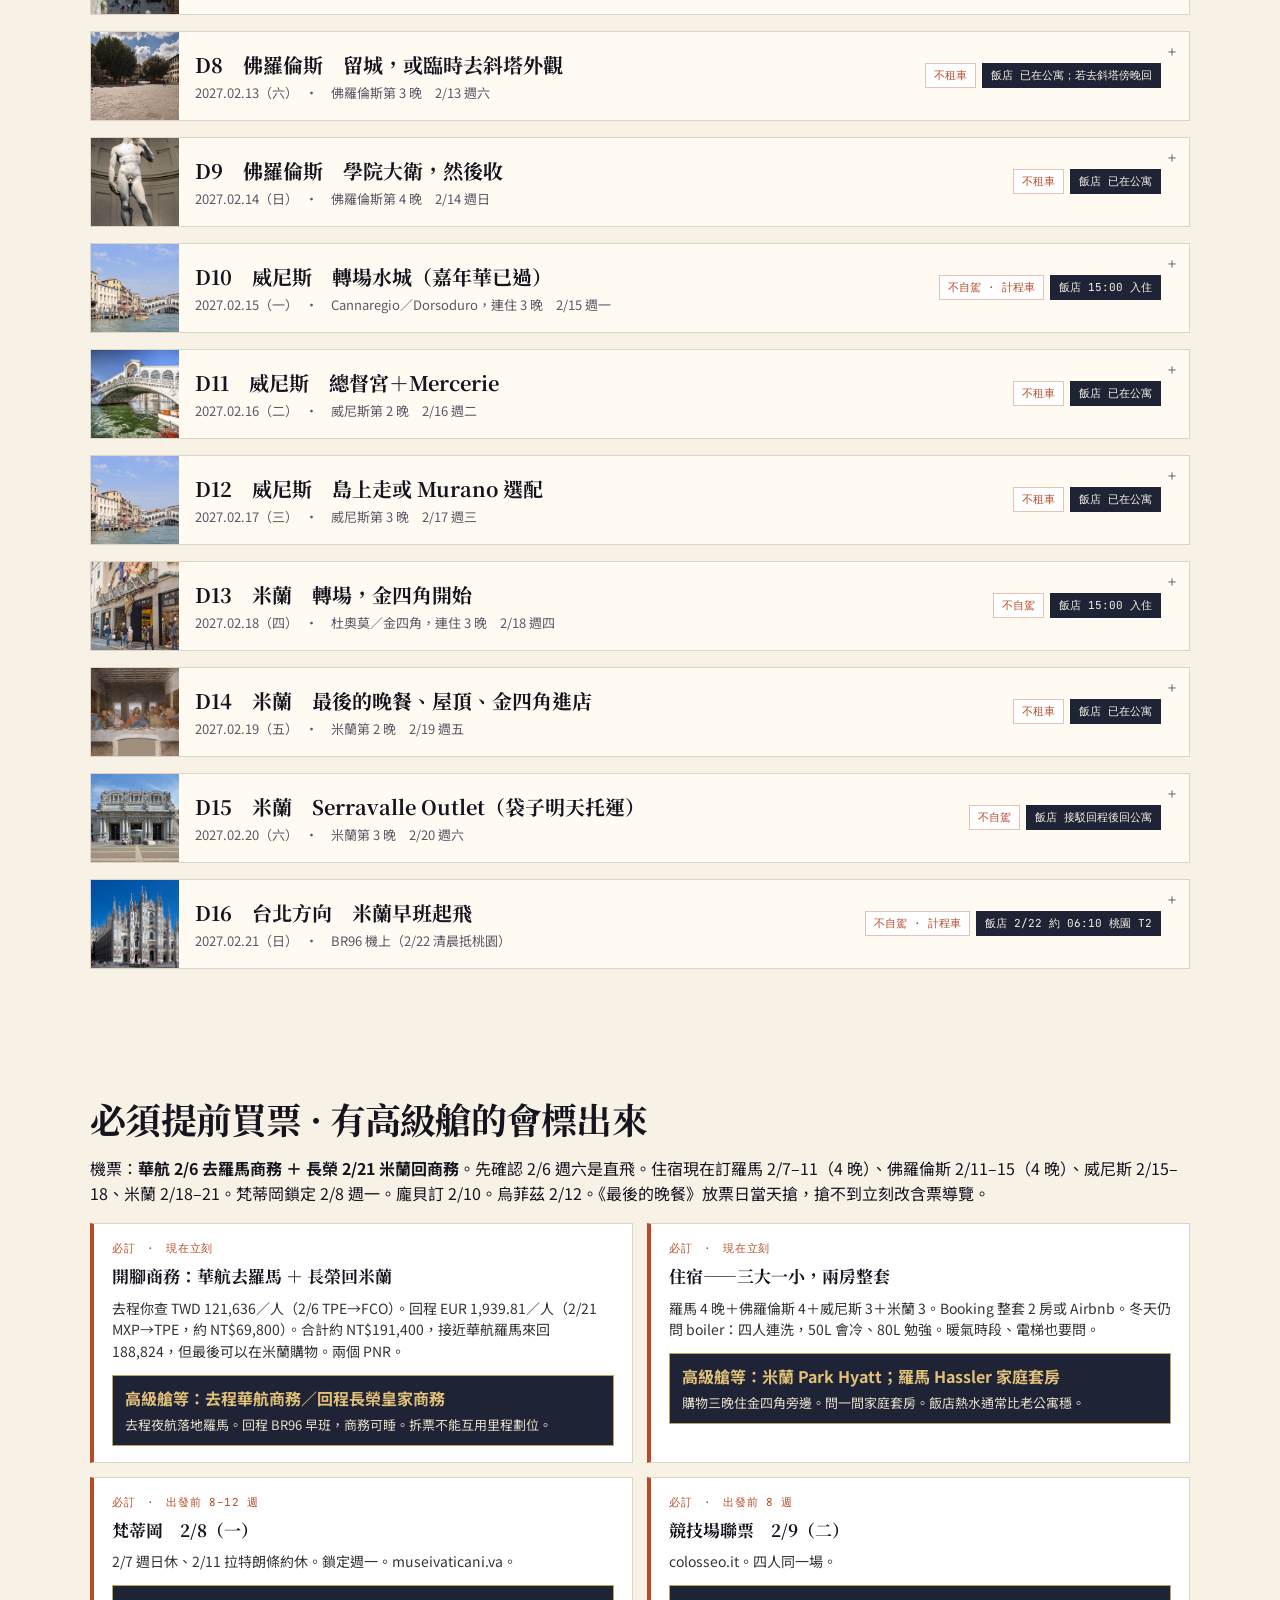
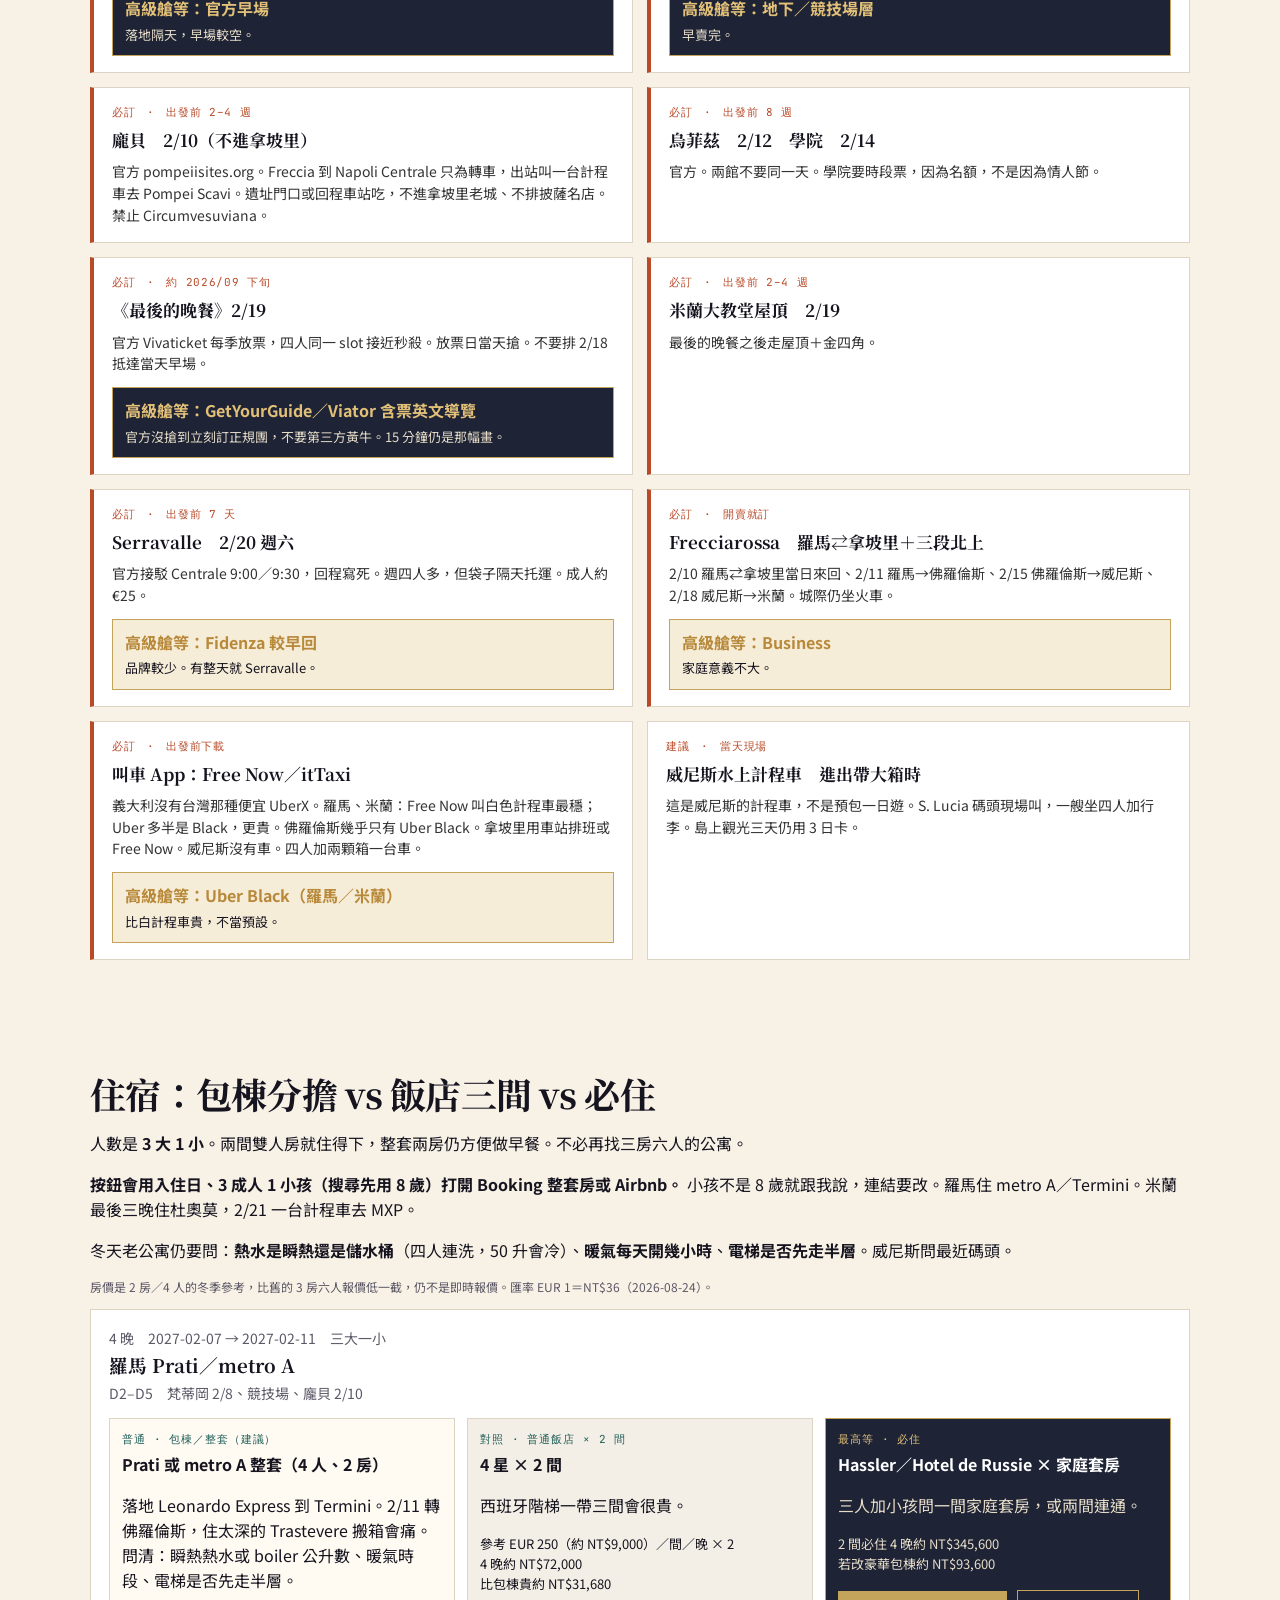
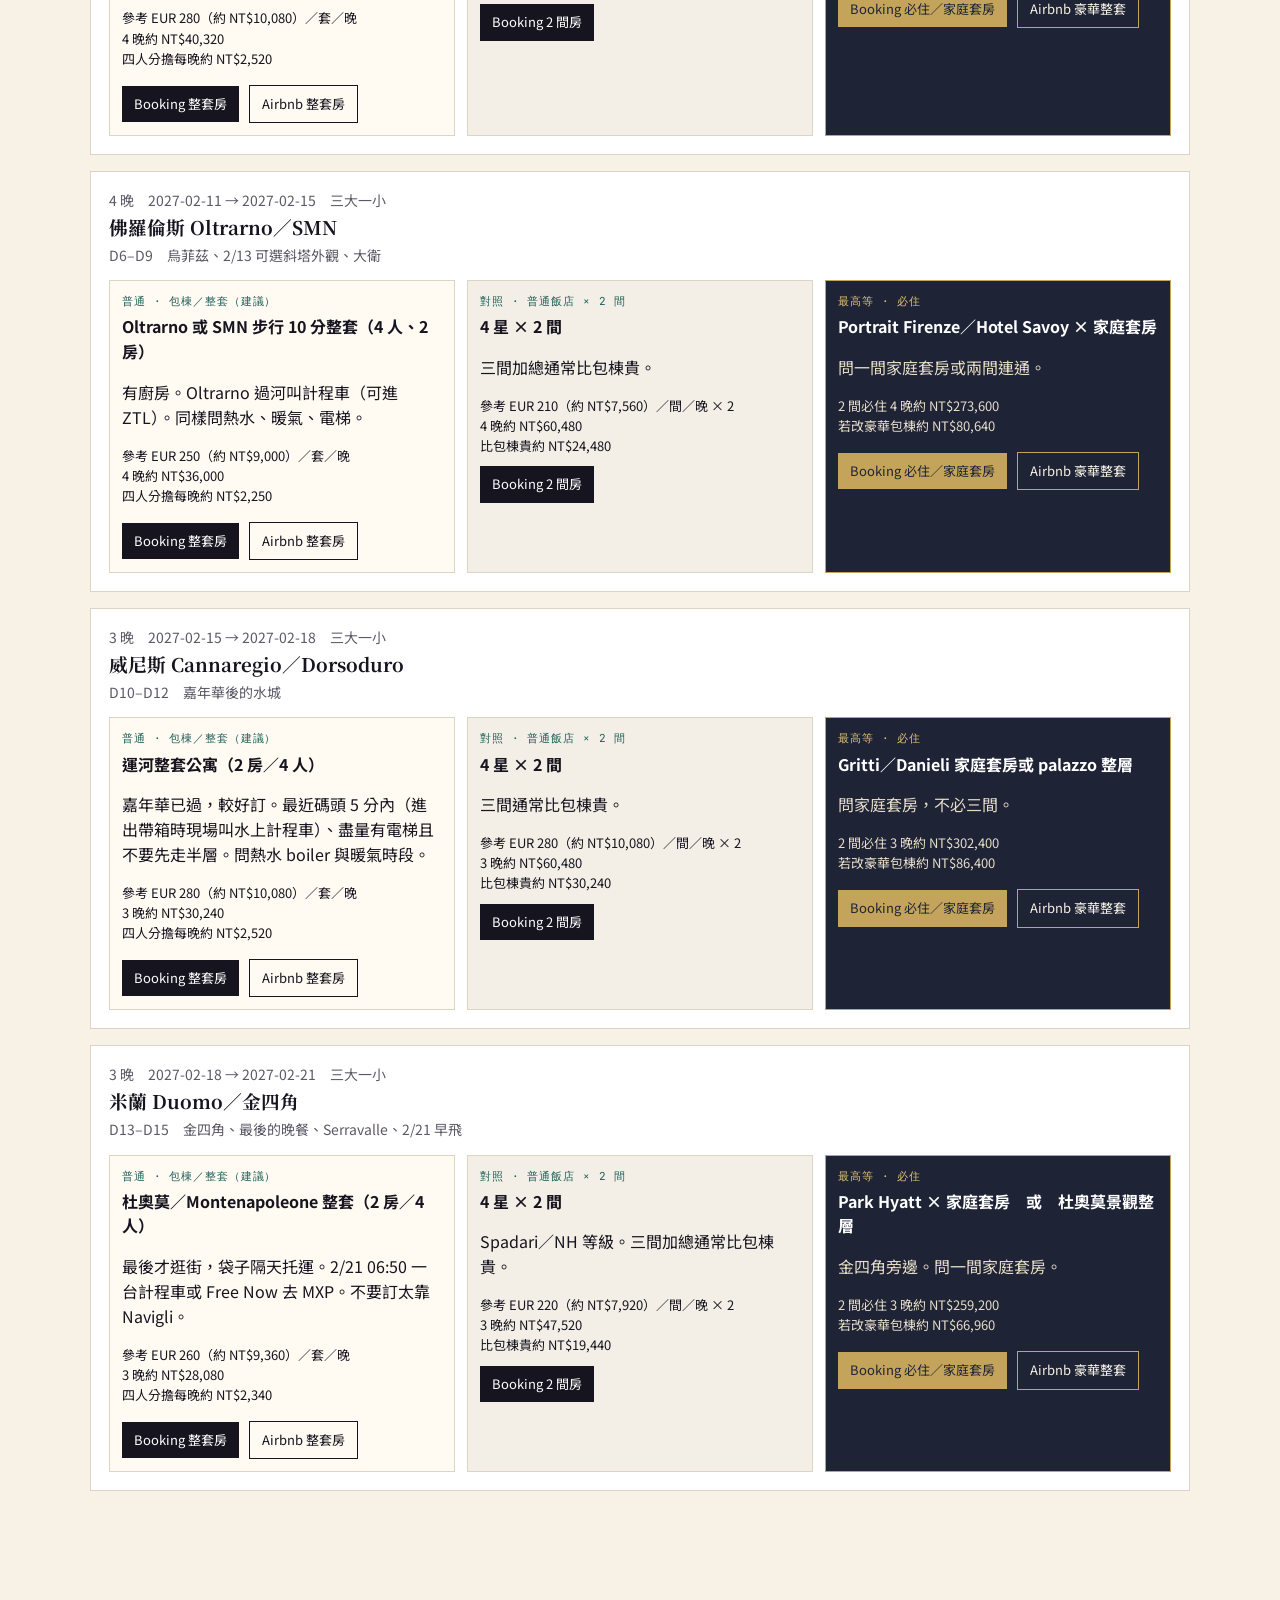
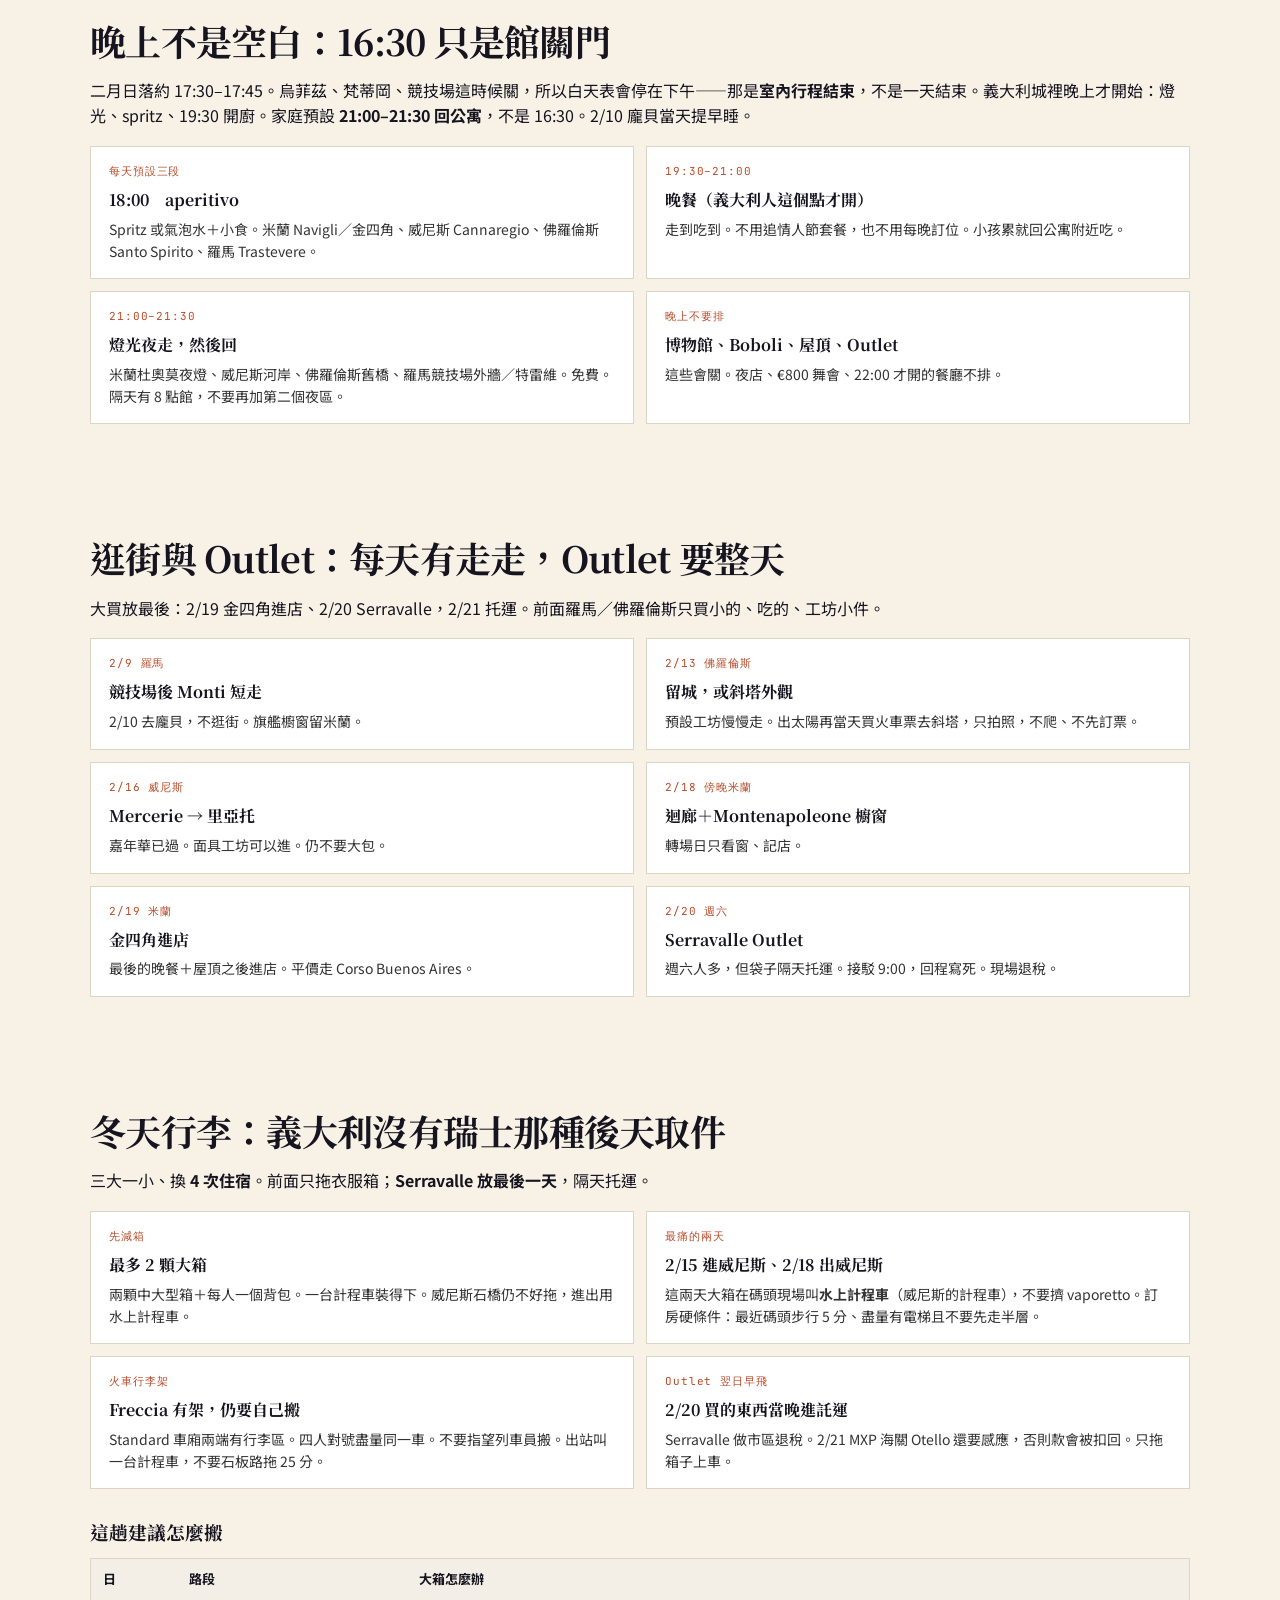
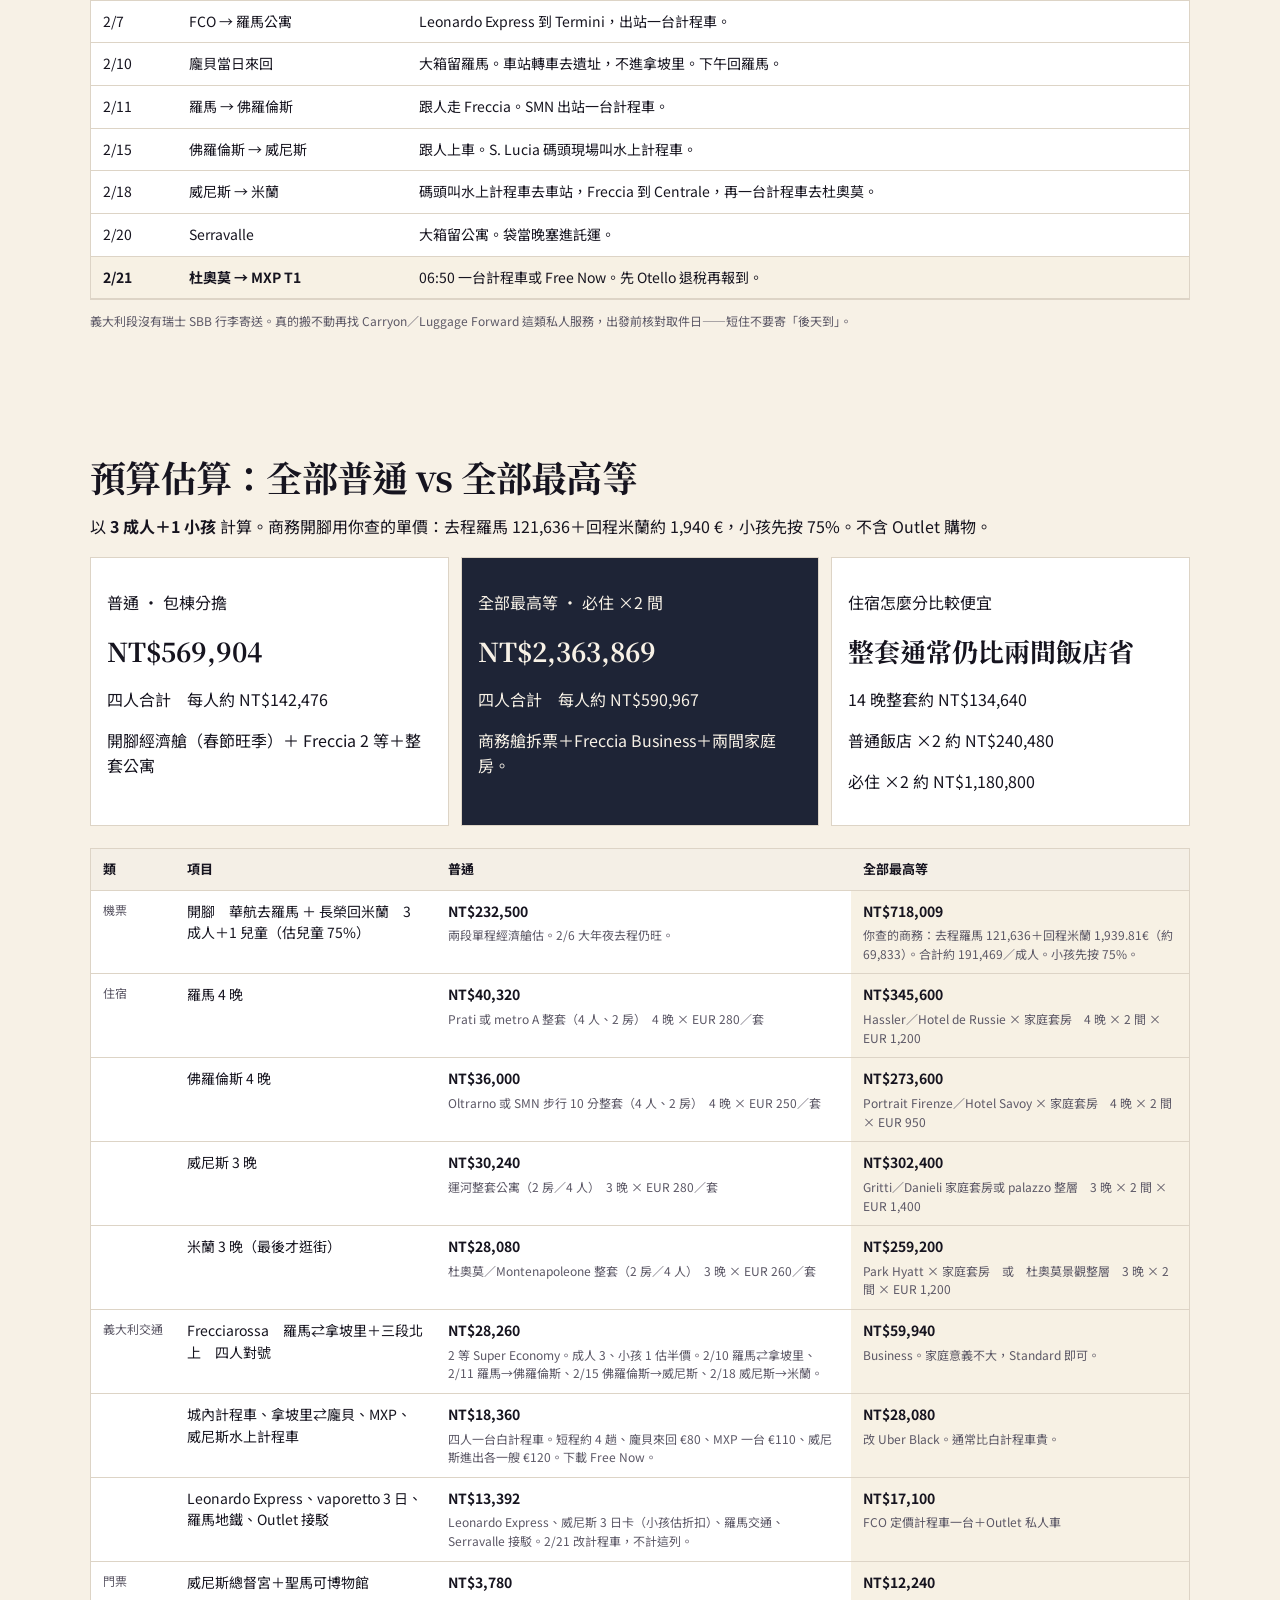
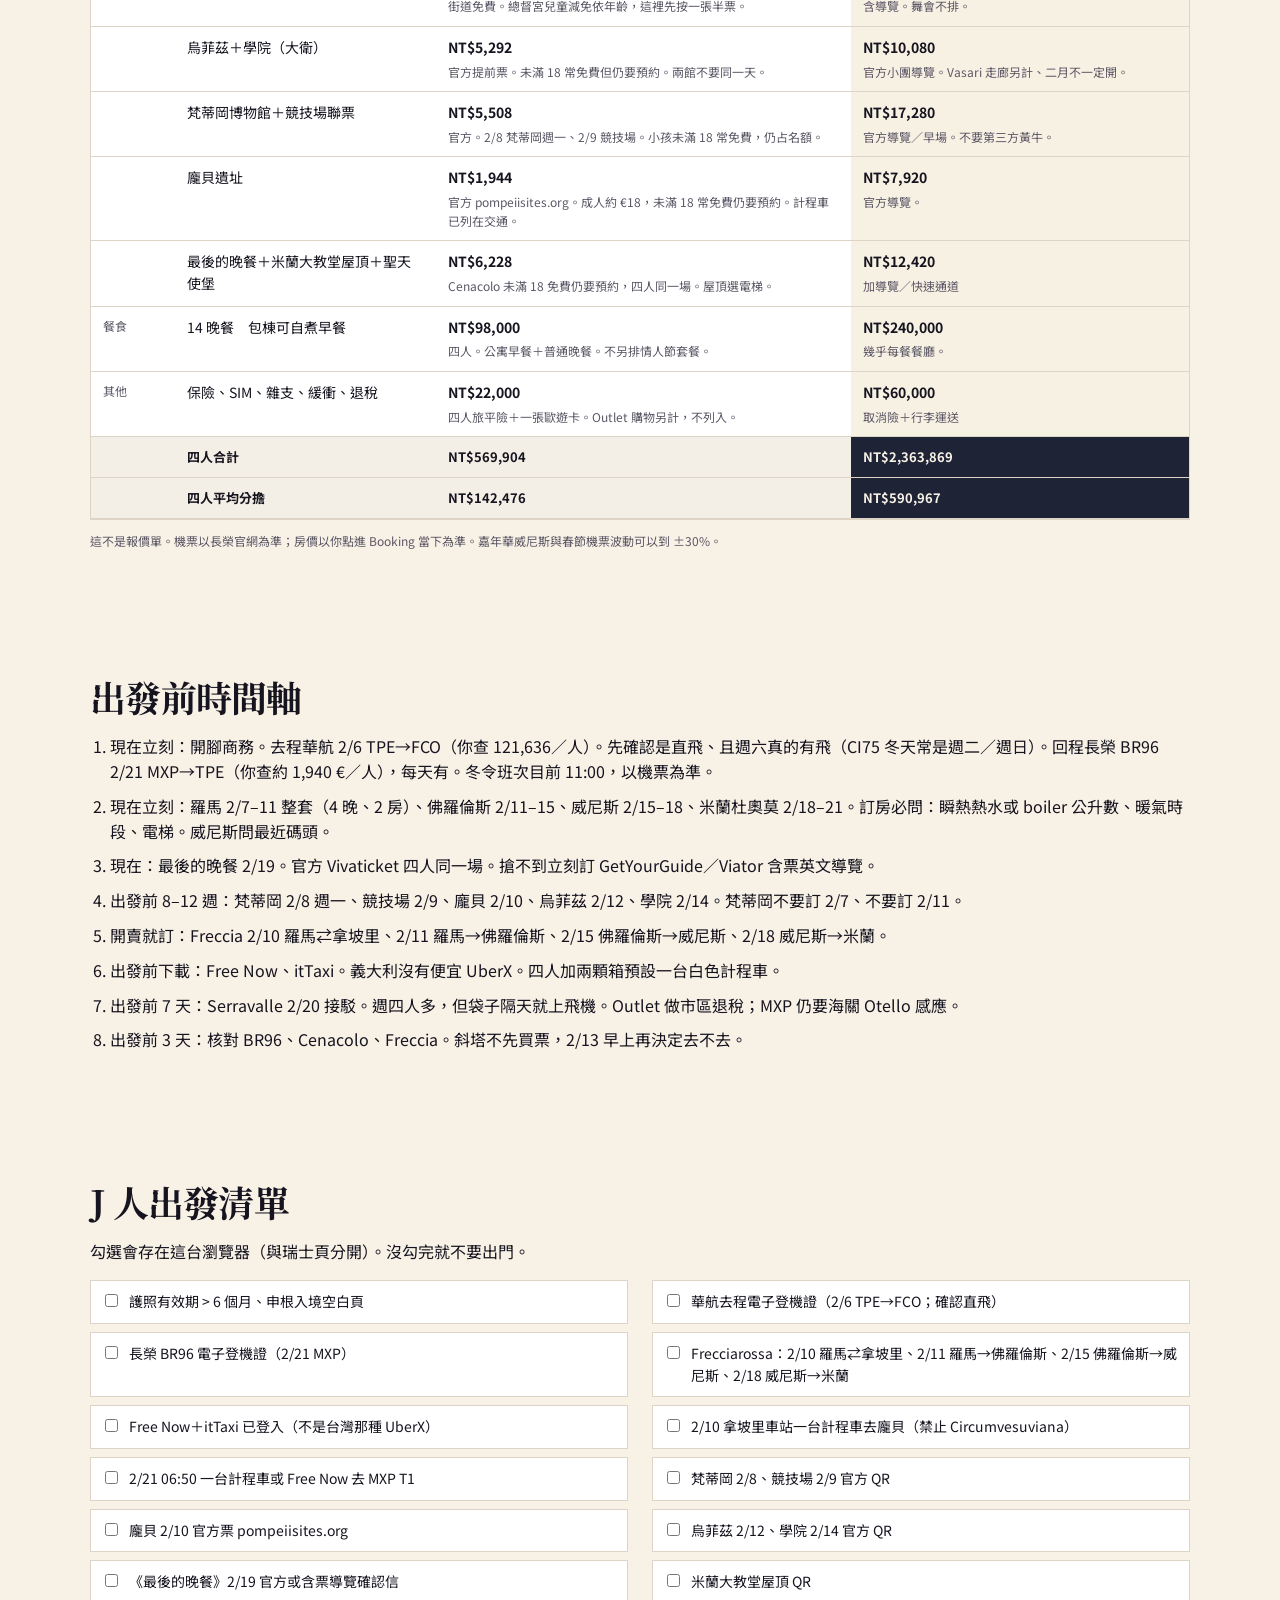
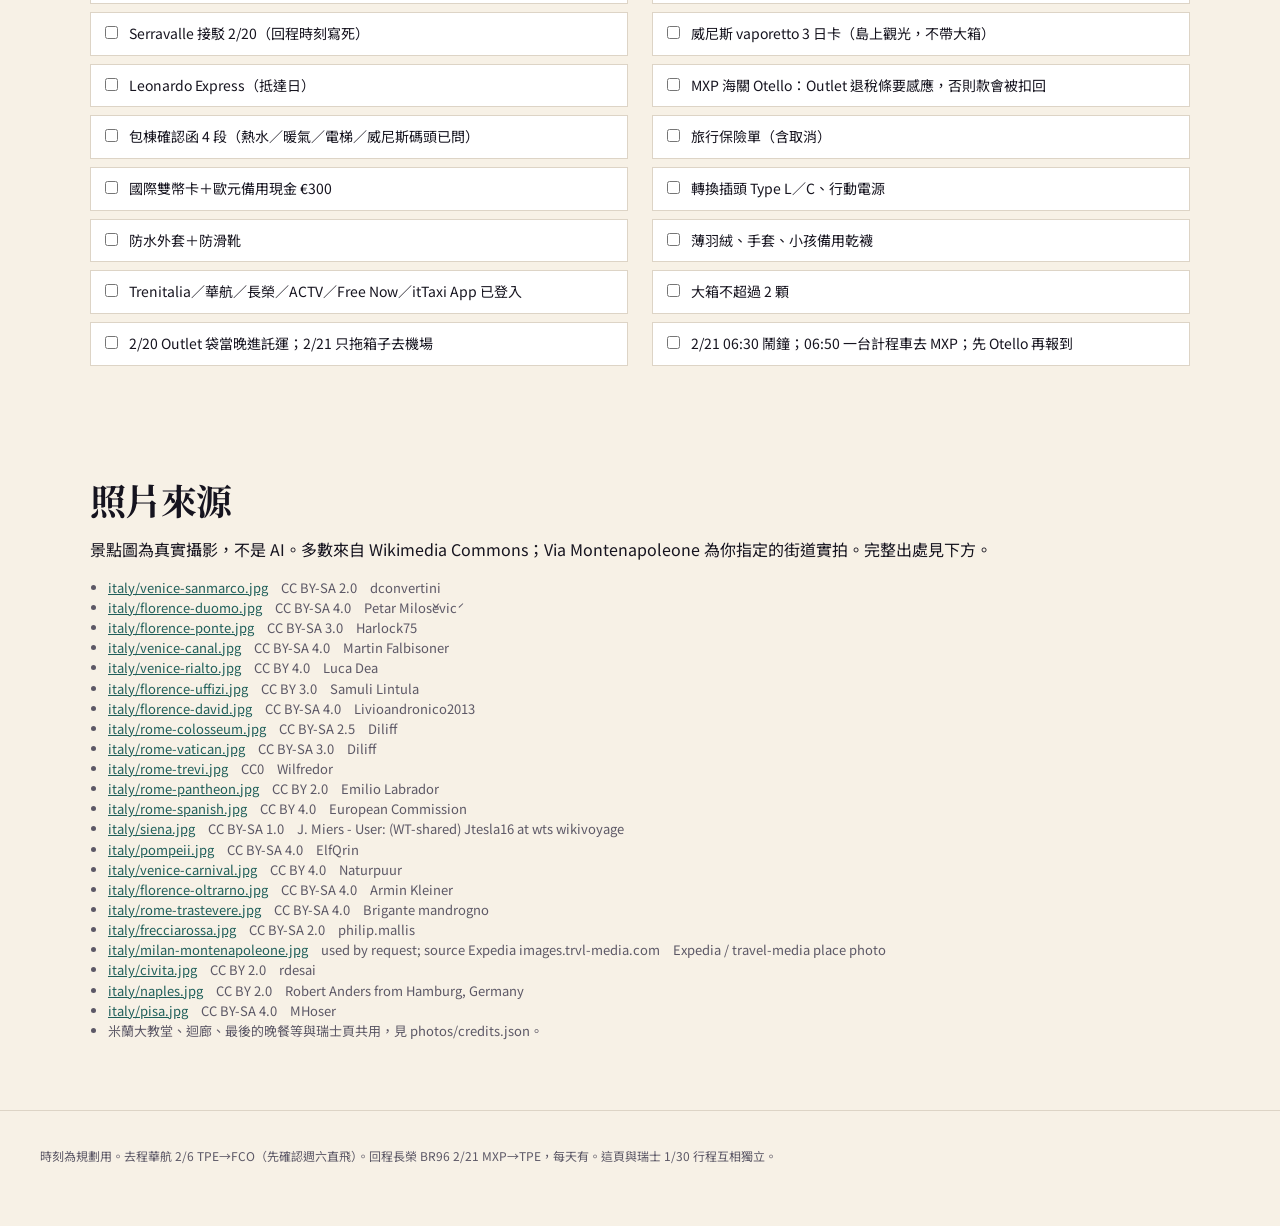
<file: italy.html>
<!DOCTYPE html>
<html lang="zh-Hant">
<head>
  <meta charset="UTF-8" />
  <meta name="viewport" content="width=device-width, initial-scale=1" />
  <title>J人行程表｜台北 → 羅馬進（龐貝）→ 佛羅倫斯 → 威尼斯 → 米蘭購物飛回</title>
  <meta name="description" content="J 人專用義大利 16 日：2027/2/6 華航進羅馬，羅馬 4 晚含龐貝，佛羅倫斯 4 晚，最後三晚米蘭金四角＋Serravalle，2/21 長榮飛回。" />
  <link rel="preconnect" href="https://fonts.googleapis.com" />
  <link rel="preconnect" href="https://fonts.gstatic.com" crossorigin />
  <link href="https://fonts.googleapis.com/css2?family=JetBrains+Mono:wght@400;600&family=Noto+Sans+TC:wght@400;500;600;700&family=Noto+Serif+TC:wght@600;700&display=swap" rel="stylesheet" />
  <link rel="stylesheet" href="css/style.css" />
</head>
<body>
  <a class="skip" href="#days">跳到每日行程</a>

  <header class="topbar">
    <div class="brand">
      <span class="mark">J</span>
      <div>
        <p class="eyebrow">16-DAY DOSSIER · 2027.02.06 · CET 冬天時區</p>
        <h1>羅馬進，最後才米蘭購物飛回</h1>
      </div>
    </div>
    <nav class="topnav">
      <div class="trip-switch" aria-label="行程切換">
        <a href="index.html">瑞士 1/30</a>
        <a class="on" href="italy.html">義大利 2/6</a>
      </div>
      <a href="#tickets">艙等／早鳥</a>
      <a href="#hotels">住宿／必住</a>
      <a href="#nights">晚上</a>
      <a href="#shop">逛街／Outlet</a>
      <a href="#budget">預算</a>
    </nav>
  </header>

  <section class="hero">
    <figure class="hero-media">
      <img id="hero-img" src="photos/italy/milan-montenapoleone.jpg" alt="米蘭 Via Montenapoleone" />
      <figcaption>真實照片來源：Wikimedia Commons</figcaption>
    </figure>
    <div class="hero-copy">
      <p class="kicker">2027.02.06 出發 · 放棄嘉年華 · 最後才米蘭購物 · 華航進／長榮出</p>
      <h2>給把時間寫進行事曆的人。</h2>
      <p class="lede">開腳：<strong>2/6 華航飛羅馬</strong>（你查商務 121,636）、<strong>2/21 長榮從米蘭飛回</strong>（約 1,940 €）。由南往北：羅馬 4 晚（含龐貝當日來回）→佛羅倫斯 4 晚→威尼斯→<strong>最後三晚米蘭逛街</strong>。Serravalle 袋子隔天托運，不用拖兩週。</p>
      <div class="hero-controls">
        <label>
          第 1 天出發日（已固定）
          <input type="date" id="start-date" value="2027-02-06" readonly />
        </label>
        <p class="hint">去程 2/6 TPE→FCO（先確認週六華航直飛）。回程 2/21 BR96 MXP 約 11:00→TPE 次日清晨，每天有。CET＝台灣 −7。</p>
      </div>
      <dl class="stats" id="stats"></dl>
    </div>
  </section>

  <section class="season" id="season">
    <h2>2/6 出發，你會看到什麼</h2>
    <p class="lede">答案：<strong>冬天城市，購物放最後</strong>。人數是三大一小。羅馬四晚：梵蒂岡、競技場、龐貝（不進拿坡里）。佛羅倫斯四晚：烏菲茲、可選的斜塔外觀、大衛。米蘭金四角與 Serravalle 放回家前兩天。</p>
    <div class="season-grid" id="season-grid"></div>
  </section>

  <section class="route" id="route">
    <h2>路線一覽</h2>
    <ol class="route-line" id="route-line"></ol>
    <svg class="route-svg" viewBox="0 0 900 220" role="img" aria-label="台北進羅馬，龐貝當日來回，佛羅倫斯、威尼斯、米蘭購物飛回">
      <defs>
        <linearGradient id="track" x1="0" x2="1">
          <stop offset="0" stop-color="#c45c26" />
          <stop offset="0.4" stop-color="#1a1f2e" />
          <stop offset="1" stop-color="#8a3b2a" />
        </linearGradient>
      </defs>
      <path d="M40 150 C 140 50, 240 40, 330 100 S 470 200, 560 120 S 700 40, 860 80" fill="none" stroke="url(#track)" stroke-width="4" />
      <g font-family="Noto Sans TC, sans-serif" font-size="13" fill="#1a1f2e">
        <circle cx="40" cy="150" r="7" fill="#c45c26" /><text x="40" y="178" text-anchor="middle">台北 TPE</text>
        <circle cx="330" cy="100" r="7" fill="#8a3b2a" /><text x="330" y="82" text-anchor="middle">羅馬 FCO</text>
        <circle cx="500" cy="168" r="7" fill="#8a3b2a" /><text x="500" y="198" text-anchor="middle">佛羅倫斯</text>
        <circle cx="640" cy="95" r="7" fill="#8a3b2a" /><text x="640" y="78" text-anchor="middle">威尼斯</text>
        <circle cx="780" cy="55" r="7" fill="#1a1f2e" /><text x="780" y="38" text-anchor="middle">米蘭購物</text>
        <circle cx="860" cy="80" r="7" fill="#c45c26" /><text x="860" y="108" text-anchor="middle">MXP 飛回</text>
      </g>
    </svg>
  </section>

  <section class="verdict" id="verdict">
    <div class="verdict-card">
      <p class="kicker">J 人交通裁決</p>
      <h2>不自己開車。城裡叫計程車。</h2>
      <p>各城有 <strong>ZTL</strong>，威尼斯沒車，全程不租自駕車。城際仍坐 <strong>Freccia</strong>。三大一小加兩顆箱，城內預設 <strong>一台白色計程車</strong>（Free Now／itTaxi）。義大利<strong>沒有便宜 UberX</strong>。</p>
      <ul class="verdict-list">
        <li><span>抵達日</span>FCO → Leonardo Express → Termini，出站一台計程車。2/7 週日梵蒂岡休，當恢復日。</li>
        <li><span>羅馬四晚</span>2/8 梵蒂岡、2/9 競技場、2/10 只去龐貝。拿坡里車站轉車，市區不進。</li>
        <li><span>北上</span>2/11 羅馬→佛羅倫斯、2/15 佛羅倫斯→威尼斯、2/18 威尼斯→米蘭。2/13 預設留城；天氣好再臨時去斜塔外觀。威尼斯進出帶箱：碼頭現場叫水上計程車。</li>
        <li><span>購物與起飛</span>2/19 金四角、2/20 Serravalle、2/21 06:50 一台計程車或 Free Now 去 MXP T1。先 Otello 退稅再報到。冬令 BR96 目前 11:00。</li>
        <li><span>Uber？</span>羅馬／米蘭有 Uber，多半是 Black／Van，比白計程車貴。佛羅倫斯幾乎只有 Black。拿坡里用車站排班或 Free Now。先裝 <strong>Free Now</strong> 和 <strong>itTaxi</strong>。</li>
      </ul>
    </div>
    <aside class="compare">
      <h3>轉場時間對照</h3>
      <table>
        <thead>
          <tr><th>路段</th><th>火車／大眾運輸</th><th>計程車（不自己開）</th></tr>
        </thead>
        <tbody id="compare-body"></tbody>
      </table>
      <p class="fine">第三欄是計程車，不是自駕、也不是預包 van。各城有 ZTL。火車以 Trenitalia／Italo App 為準。</p>
    </aside>
  </section>

  <nav class="day-rail" id="day-rail" aria-label="16 日快速跳轉"></nav>

  <section class="days" id="days">
    <div class="days-head">
      <h2>16 日時間表</h2>
      <p>點開每一天看景點照片、時刻、租車裁決、飯店抵達。白天館約 16:30–18:00 關；晚上 18:00–21:30 夜走。D1 桃園夜航，地面 14 晚。<strong>購物在最後三晚米蘭</strong>。</p>
    </div>
    <div id="day-list"></div>
  </section>

  <section class="tickets" id="tickets">
    <h2>必須提前買票 · 有高級艙的會標出來</h2>
    <p>機票：<strong>華航 2/6 去羅馬商務 ＋ 長榮 2/21 米蘭回商務</strong>。先確認 2/6 週六是直飛。住宿現在訂羅馬 2/7–11（4 晚）、佛羅倫斯 2/11–15（4 晚）、威尼斯 2/15–18、米蘭 2/18–21。梵蒂岡鎖定 2/8 週一。龐貝訂 2/10。烏菲茲 2/12。《最後的晚餐》放票日當天搶，搶不到立刻改含票導覽。</p>
    <div class="ticket-grid" id="ticket-list"></div>
  </section>

  <section class="hotels" id="hotels">
    <h2>住宿：包棟分擔 vs 飯店三間 vs 必住</h2>
    <p>人數是 <strong>3 大 1 小</strong>。兩間雙人房就住得下，整套兩房仍方便做早餐。不必再找三房六人的公寓。</p>
    <p><strong>按鈕會用入住日、3 成人 1 小孩（搜尋先用 8 歲）打開 Booking 整套房或 Airbnb。</strong> 小孩不是 8 歲就跟我說，連結要改。羅馬住 metro A／Termini。米蘭最後三晚住杜奧莫，2/21 一台計程車去 MXP。</p>
    <p>冬天老公寓仍要問：<strong>熱水是瞬熱還是儲水桶</strong>（四人連洗，50 升會冷）、<strong>暖氣每天開幾小時</strong>、<strong>電梯是否先走半層</strong>。威尼斯問最近碼頭。</p>
    <p class="fine">房價是 2 房／4 人的冬季參考，比舊的 3 房六人報價低一截，仍不是即時報價。匯率 EUR 1＝NT$36（2026-08-24）。</p>
    <div id="hotel-list"></div>
  </section>

  <section class="tickets" id="nights">
    <h2>晚上不是空白：16:30 只是館關門</h2>
    <p>二月日落約 17:30–17:45。烏菲茲、梵蒂岡、競技場這時候關，所以白天表會停在下午——那是<strong>室內行程結束</strong>，不是一天結束。義大利城裡晚上才開始：燈光、spritz、19:30 開廚。家庭預設 <strong>21:00–21:30 回公寓</strong>，不是 16:30。2/10 龐貝當天提早睡。</p>
    <div class="season-grid">
      <article class="season-card">
        <p class="tag">每天預設三段</p>
        <h3>18:00　aperitivo</h3>
        <p>Spritz 或氣泡水＋小食。米蘭 Navigli／金四角、威尼斯 Cannaregio、佛羅倫斯 Santo Spirito、羅馬 Trastevere。</p>
      </article>
      <article class="season-card">
        <p class="tag">19:30–21:00</p>
        <h3>晚餐（義大利人這個點才開）</h3>
        <p>走到吃到。不用追情人節套餐，也不用每晚訂位。小孩累就回公寓附近吃。</p>
      </article>
      <article class="season-card">
        <p class="tag">21:00–21:30</p>
        <h3>燈光夜走，然後回</h3>
        <p>米蘭杜奧莫夜燈、威尼斯河岸、佛羅倫斯舊橋、羅馬競技場外牆／特雷維。免費。隔天有 8 點館，不要再加第二個夜區。</p>
      </article>
      <article class="season-card">
        <p class="tag">晚上不要排</p>
        <h3>博物館、Boboli、屋頂、Outlet</h3>
        <p>這些會關。夜店、€800 舞會、22:00 才開的餐廳不排。</p>
      </article>
    </div>
  </section>

  <section class="tickets" id="shop">
    <h2>逛街與 Outlet：每天有走走，Outlet 要整天</h2>
    <p>大買放最後：2/19 金四角進店、2/20 Serravalle，2/21 托運。前面羅馬／佛羅倫斯只買小的、吃的、工坊小件。</p>
    <div class="season-grid">
      <article class="season-card">
        <p class="tag">2/9 羅馬</p>
        <h3>競技場後 Monti 短走</h3>
        <p>2/10 去龐貝，不逛街。旗艦櫥窗留米蘭。</p>
      </article>
      <article class="season-card">
        <p class="tag">2/13 佛羅倫斯</p>
        <h3>留城，或斜塔外觀</h3>
        <p>預設工坊慢慢走。出太陽再當天買火車票去斜塔，只拍照，不爬、不先訂票。</p>
      </article>
      <article class="season-card">
        <p class="tag">2/16 威尼斯</p>
        <h3>Mercerie → 里亞托</h3>
        <p>嘉年華已過。面具工坊可以進。仍不要大包。</p>
      </article>
      <article class="season-card">
        <p class="tag">2/18 傍晚米蘭</p>
        <h3>迴廊＋Montenapoleone 櫥窗</h3>
        <p>轉場日只看窗、記店。</p>
      </article>
      <article class="season-card">
        <p class="tag">2/19 米蘭</p>
        <h3>金四角進店</h3>
        <p>最後的晚餐＋屋頂之後進店。平價走 Corso Buenos Aires。</p>
      </article>
      <article class="season-card">
        <p class="tag">2/20 週六</p>
        <h3>Serravalle Outlet</h3>
        <p>週六人多，但袋子隔天托運。接駁 9:00，回程寫死。現場退稅。</p>
      </article>
    </div>
  </section>

  <section class="luggage" id="luggage">
    <h2>冬天行李：義大利沒有瑞士那種後天取件</h2>
    <p>三大一小、換 <strong>4 次住宿</strong>。前面只拖衣服箱；<strong>Serravalle 放最後一天</strong>，隔天托運。</p>

    <div class="season-grid">
      <article class="season-card">
        <p class="tag">先減箱</p>
        <h3>最多 2 顆大箱</h3>
        <p>兩顆中大型箱＋每人一個背包。一台計程車裝得下。威尼斯石橋仍不好拖，進出用水上計程車。</p>
      </article>
      <article class="season-card">
        <p class="tag">最痛的兩天</p>
        <h3>2/15 進威尼斯、2/18 出威尼斯</h3>
        <p>這兩天大箱在碼頭現場叫<strong>水上計程車</strong>（威尼斯的計程車），不要擠 vaporetto。訂房硬條件：最近碼頭步行 5 分、盡量有電梯且不要先走半層。</p>
      </article>
      <article class="season-card">
        <p class="tag">火車行李架</p>
        <h3>Freccia 有架，仍要自己搬</h3>
        <p>Standard 車廂兩端有行李區。四人對號盡量同一車。不要指望列車員搬。出站叫一台計程車，不要石板路拖 25 分。</p>
      </article>
      <article class="season-card">
        <p class="tag">Outlet 翌日早飛</p>
        <h3>2/20 買的東西當晚進託運</h3>
        <p>Serravalle 做市區退稅。2/21 MXP 海關 Otello 還要感應，否則款會被扣回。只拖箱子上車。</p>
      </article>
    </div>

    <h3 class="subhead">這趟建議怎麼搬</h3>
    <div class="budget-table-wrap">
      <table class="budget-table">
        <thead>
          <tr><th>日</th><th>路段</th><th>大箱怎麼辦</th></tr>
        </thead>
        <tbody>
          <tr><td>2/7</td><td>FCO → 羅馬公寓</td><td>Leonardo Express 到 Termini，出站一台計程車。</td></tr>
          <tr><td>2/10</td><td>龐貝當日來回</td><td>大箱留羅馬。車站轉車去遺址，不進拿坡里。下午回羅馬。</td></tr>
          <tr><td>2/11</td><td>羅馬 → 佛羅倫斯</td><td>跟人走 Freccia。SMN 出站一台計程車。</td></tr>
          <tr><td>2/15</td><td>佛羅倫斯 → 威尼斯</td><td>跟人上車。S. Lucia 碼頭現場叫水上計程車。</td></tr>
          <tr><td>2/18</td><td>威尼斯 → 米蘭</td><td>碼頭叫水上計程車去車站，Freccia 到 Centrale，再一台計程車去杜奧莫。</td></tr>
          <tr><td>2/20</td><td>Serravalle</td><td>大箱留公寓。袋當晚塞進託運。</td></tr>
          <tr class="hi"><td><strong>2/21</strong></td><td><strong>杜奧莫 → MXP T1</strong></td><td>06:50 一台計程車或 Free Now。先 Otello 退稅再報到。</td></tr>
        </tbody>
      </table>
    </div>
    <p class="fine">義大利段沒有瑞士 SBB 行李寄送。真的搬不動再找 Carryon／Luggage Forward 這類私人服務，出發前核對取件日——短住不要寄「後天到」。</p>
  </section>

  <section class="budget" id="budget">
    <h2>預算估算：全部普通 vs 全部最高等</h2>
    <p>以 <strong>3 成人＋1 小孩</strong> 計算。商務開腳用你查的單價：去程羅馬 121,636＋回程米蘭約 1,940 €，小孩先按 75%。不含 Outlet 購物。</p>
    <div class="budget-summary" id="budget-summary"></div>
    <div class="budget-table-wrap">
      <table class="budget-table">
        <thead>
          <tr>
            <th>類</th>
            <th>項目</th>
            <th>普通</th>
            <th>全部最高等</th>
          </tr>
        </thead>
        <tbody id="budget-body"></tbody>
        <tfoot id="budget-foot"></tfoot>
      </table>
    </div>
    <p class="fine">這不是報價單。機票以長榮官網為準；房價以你點進 Booking 當下為準。嘉年華威尼斯與春節機票波動可以到 ±30%。</p>
  </section>

  <section class="bookings" id="bookings">
    <h2>出發前時間軸</h2>
    <ol id="booking-list"></ol>
  </section>

  <section class="checklist" id="checklist">
    <h2>J 人出發清單</h2>
    <p>勾選會存在這台瀏覽器（與瑞士頁分開）。沒勾完就不要出門。</p>
    <div class="check-grid" id="check-grid"></div>
  </section>

  <section class="credits" id="credits">
    <h2>照片來源</h2>
    <p>景點圖為真實攝影，不是 AI。多數來自 Wikimedia Commons；Via Montenapoleone 為你指定的街道實拍。完整出處見下方。</p>
    <ul id="credit-list"></ul>
  </section>

  <footer class="site-foot">
    <p>時刻為規劃用。去程華航 2/6 TPE→FCO（先確認週六直飛）。回程長榮 BR96 2/21 MXP→TPE，每天有。這頁與瑞士 1/30 行程互相獨立。</p>
  </footer>

  <div class="lightbox" id="lightbox" hidden>
    <button type="button" class="lb-close" aria-label="關閉">×</button>
    <img alt="" />
    <p></p>
  </div>

  <script src="js/italy-budget.js"></script>
  <script src="js/italy.js"></script>
</body>
</html>
</file>
<file: css/style.css>
:root {
  --ink: #16141f;
  --muted: #5c5866;
  --paper: #f7f1e6;
  --card: #fffaf2;
  --line: #ddd4c6;
  --milan: #b94a28;
  --alpine: #1f5f5a;
  --gold: #b8893a;
  --navy: #1e2436;
  --ok: #1f5f5a;
  --no: #b94a28;
  --mono: "JetBrains Mono", ui-monospace, monospace;
  --sans: "Noto Sans TC", "PingFang TC", sans-serif;
  --serif: "Noto Serif TC", "Songti TC", serif;
}

* { box-sizing: border-box; }
html { scroll-behavior: smooth; }
body {
  margin: 0;
  background:
    radial-gradient(1200px 500px at 10% -10%, #efe4d0 0%, transparent 55%),
    var(--paper);
  color: var(--ink);
  font-family: var(--sans);
  line-height: 1.55;
}
img { max-width: 100%; display: block; }
a { color: var(--alpine); }
.skip {
  position: absolute;
  left: -999px;
}
.skip:focus { left: 12px; top: 12px; background: #fff; padding: 8px; z-index: 9; }

.topbar {
  position: sticky;
  top: 0;
  z-index: 20;
  display: flex;
  justify-content: space-between;
  gap: 24px;
  align-items: center;
  padding: 14px 28px;
  background: rgba(247, 241, 230, 0.92);
  backdrop-filter: blur(12px);
  border-bottom: 1px solid var(--line);
}
.brand { display: flex; gap: 14px; align-items: center; }
.mark {
  width: 42px; height: 42px;
  display: grid; place-items: center;
  background: var(--ink); color: var(--paper);
  font-family: var(--serif); font-weight: 700; font-size: 22px;
}
.eyebrow {
  margin: 0;
  font-family: var(--mono);
  font-size: 11px;
  letter-spacing: 0.14em;
  color: var(--muted);
}
.topbar h1 {
  margin: 2px 0 0;
  font-size: 16px;
  font-weight: 700;
}
.topnav { display: flex; gap: 18px; font-size: 14px; align-items: center; flex-wrap: wrap; }
.topnav a { color: var(--ink); text-decoration: none; border-bottom: 1px solid transparent; }
.topnav a:hover { border-bottom-color: var(--ink); }
.trip-switch {
  display: flex;
  gap: 0;
  margin-right: 8px;
  border: 1px solid var(--ink);
}
.trip-switch a {
  font-family: var(--mono);
  font-size: 11px;
  letter-spacing: 0.04em;
  padding: 6px 10px;
  border-bottom: 0;
  text-decoration: none;
  color: var(--ink);
}
.trip-switch a + a { border-left: 1px solid var(--ink); }
.trip-switch a.on,
.trip-switch a:hover {
  background: var(--ink);
  color: var(--paper);
  border-bottom: 0;
}

.hero {
  display: grid;
  grid-template-columns: 1.15fr 1fr;
  min-height: 72vh;
}
.hero-media { margin: 0; position: relative; background: #111; }
.hero-media img {
  width: 100%; height: 72vh; object-fit: cover;
}
.hero-media figcaption {
  position: absolute; left: 12px; bottom: 10px;
  color: #fff; font-size: 11px; letter-spacing: 0.04em;
  text-shadow: 0 1px 8px #000;
}
.hero-copy { padding: 48px 40px; }
.kicker {
  font-family: var(--mono);
  font-size: 12px;
  letter-spacing: 0.08em;
  color: var(--milan);
  margin: 0 0 10px;
}
h2 {
  font-family: var(--serif);
  font-size: 36px;
  line-height: 1.2;
  margin: 0 0 14px;
  letter-spacing: -0.02em;
}
.lede { font-size: 16px; color: #2b2833; max-width: 46ch; }
.hero-controls {
  margin-top: 28px;
  padding: 16px;
  background: var(--card);
  border: 1px solid var(--line);
}
.hero-controls label {
  display: flex; flex-direction: column; gap: 6px;
  font-size: 13px; font-weight: 600;
}
.hero-controls input {
  font-family: var(--mono);
  font-size: 16px;
  padding: 8px 10px;
  border: 1px solid var(--ink);
  background: #fff;
  max-width: 220px;
}
.hint { margin: 10px 0 0; font-size: 13px; color: var(--muted); }
.stats {
  display: grid;
  grid-template-columns: repeat(4, 1fr);
  gap: 12px;
  margin: 28px 0 0;
}
.stats div {
  border-top: 2px solid var(--ink);
  padding-top: 8px;
}
.stats dt { font-size: 11px; color: var(--muted); letter-spacing: 0.08em; }
.stats dd { margin: 4px 0 0; font-family: var(--serif); font-size: 22px; }

.season, .route, .verdict, .days, .bookings, .checklist, .credits {
  padding: 56px 40px;
  max-width: 1180px;
  margin: 0 auto;
}
.season-grid {
  display: grid;
  grid-template-columns: 1fr 1fr;
  gap: 12px;
  margin-top: 18px;
}
.season-card {
  background: #fff;
  border: 1px solid var(--line);
  padding: 16px 18px;
}
.season-card h3 { margin: 0 0 6px; font-size: 16px; font-family: var(--serif); }
.season-card .tag {
  font-family: var(--mono);
  font-size: 11px;
  letter-spacing: 0.08em;
  color: var(--milan);
  margin: 0 0 8px;
}
.season-card p { margin: 0; font-size: 14px; color: #333; }
.hero-controls input[readonly] { background: #eee8dc; cursor: default; }

.hotels, .budget, .tickets, .luggage { max-width: 1180px; margin: 0 auto; padding: 56px 40px; }
.luggage .subhead { margin: 28px 0 12px; font-family: var(--serif); }
.stay-card {
  background: #fff;
  border: 1px solid var(--line);
  padding: 18px;
  margin: 0 0 16px;
}
.stay-card header h3 { margin: 0 0 4px; font-family: var(--serif); }
.stay-card header p { margin: 0; color: var(--muted); font-size: 14px; }
.stay-pair {
  display: grid;
  grid-template-columns: 1fr 1fr;
  gap: 12px;
  margin-top: 14px;
}
.stay-triple { grid-template-columns: 1fr 1fr 1fr; }
.stay-opt.mid { background: #f3efe6; }
.book-btn.ghost {
  background: transparent;
  color: var(--ink);
  border: 1px solid var(--ink);
  margin-left: 6px;
  margin-top: 6px;
}
.stay-opt.high .book-btn.ghost,
.book-btn.goldg {
  color: #f7f1e6;
  border-color: #c4a35a;
}
.stay-opt {
  border: 1px solid var(--line);
  padding: 12px;
  background: #fffaf2;
}
.stay-opt.high { background: #1e2436; color: #f7f1e6; border-color: #c4a35a; }
.stay-opt h4 { margin: 4px 0 8px; font-size: 16px; }
.stay-opt.high h4 { color: #fff; }
.stay-opt .tier {
  font-family: var(--mono);
  font-size: 11px;
  letter-spacing: 0.08em;
  color: var(--alpine);
  margin: 0;
}
.stay-opt.high .tier { color: #e2c078; }
.stay-opt .price { font-size: 13px; margin: 10px 0; }
.stay-opt.high p { color: #e6dcc8; }
.book-btn {
  display: inline-block;
  background: var(--ink);
  color: #fff;
  text-decoration: none;
  padding: 8px 12px;
  font-size: 13px;
}
.book-btn.gold { background: #c4a35a; color: #1e2436; }
.search-alt { margin: 10px 0 0; font-size: 12px; }
.budget-summary {
  display: grid;
  grid-template-columns: 1fr 1fr 1fr;
  gap: 12px;
  margin: 18px 0 22px;
}
.budget-summary article {
  background: #fff;
  border: 1px solid var(--line);
  padding: 16px;
}
.budget-summary article.high { background: #1e2436; color: #f7f1e6; }
.budget-summary h3 { margin: 4px 0 8px; font-family: var(--serif); font-size: 26px; }
.budget-table-wrap { overflow-x: auto; background: #fff; border: 1px solid var(--line); }
.budget-table { width: 100%; border-collapse: collapse; font-size: 14px; }
.budget-table th, .budget-table td {
  text-align: left;
  padding: 10px 12px;
  border-bottom: 1px solid var(--line);
  vertical-align: top;
}
.budget-table thead th, .budget-table tfoot th, .budget-table tfoot td { background: #f4efe6; font-size: 13px; }
.budget-table .hi { background: #f7f1e4; }
.budget-table tfoot .hi { background: #1e2436; color: #f7f1e6; }
.budget-table .sub { font-size: 12px; color: var(--muted); margin-top: 4px; }
.budget-table .g { color: var(--muted); font-size: 12px; white-space: nowrap; }
.ticket-grid {
  display: grid;
  grid-template-columns: 1fr 1fr;
  gap: 14px;
  margin-top: 18px;
}
.ticket {
  background: #fff;
  border: 1px solid var(--line);
  padding: 16px 18px;
}
.ticket.must { border-left: 4px solid var(--milan); }
.ticket .when {
  font-family: var(--mono);
  font-size: 11px;
  letter-spacing: 0.06em;
  color: var(--milan);
  margin: 0 0 6px;
}
.ticket h3 { margin: 0 0 8px; font-size: 17px; font-family: var(--serif); }
.ticket > p { margin: 0; font-size: 14px; color: #333; }
.ticket .premium {
  margin-top: 12px;
  padding: 10px 12px;
  background: #f6edd8;
  border: 1px solid #c4a35a;
}
.ticket .premium.rec { background: #1e2436; color: #f7f1e6; border-color: #c4a35a; }
.ticket .premium.rec p { color: #e6dcc8; }
.ticket .premium strong { display: block; margin-bottom: 4px; color: #b8893a; }
.ticket .premium.rec strong { color: #e2c078; }
.ticket .premium p { margin: 0; font-size: 13px; }

.route-line {
  display: flex; flex-wrap: wrap; gap: 8px;
  list-style: none; padding: 0; margin: 0 0 18px;
}
.route-line li {
  background: #fff;
  border: 1px solid var(--line);
  padding: 6px 10px;
  font-size: 13px;
}
.route-line li b { font-family: var(--mono); font-size: 11px; margin-right: 6px; color: var(--milan); }
.route-svg { width: 100%; height: auto; background: #fff; border: 1px solid var(--line); }

.verdict {
  display: grid;
  grid-template-columns: 1.1fr 0.9fr;
  gap: 28px;
  max-width: 1180px;
}
.verdict-card, .compare {
  background: var(--card);
  border: 1px solid var(--line);
  padding: 28px;
}
.verdict-list { padding: 0; list-style: none; }
.verdict-list li { margin: 0 0 14px; padding-left: 0; }
.verdict-list span {
  display: block;
  font-family: var(--mono);
  font-size: 11px;
  letter-spacing: 0.1em;
  color: var(--alpine);
  margin-bottom: 4px;
}
.compare table { width: 100%; border-collapse: collapse; font-size: 13px; }
.compare th, .compare td { text-align: left; padding: 8px 6px; border-bottom: 1px solid var(--line); vertical-align: top; }
.compare th { font-size: 11px; letter-spacing: 0.08em; color: var(--muted); }
.fine { font-size: 12px; color: var(--muted); }

.day-rail {
  position: sticky; top: 71px; z-index: 15;
  display: flex; gap: 6px; overflow-x: auto;
  padding: 10px 28px;
  background: #fffaf2ee;
  border-bottom: 1px solid var(--line);
}
.day-rail a {
  flex: 0 0 auto;
  text-decoration: none;
  color: var(--ink);
  border: 1px solid var(--line);
  padding: 6px 10px;
  font-size: 12px;
  background: #fff;
}
.day-rail a:hover, .day-rail a.active { background: var(--ink); color: var(--paper); }
.day-rail small { display: block; color: inherit; opacity: 0.7; font-family: var(--mono); font-size: 10px; }

.days-head { margin-bottom: 22px; }
.day {
  background: var(--card);
  border: 1px solid var(--line);
  margin: 0 0 16px;
}
.day-summary {
  width: 100%;
  display: grid;
  grid-template-columns: 88px 1fr auto;
  gap: 16px;
  align-items: center;
  text-align: left;
  padding: 0;
  border: 0;
  background: transparent;
  cursor: pointer;
  font-family: inherit;
  color: inherit;
  position: relative;
}
.day-thumb {
  width: 88px; height: 88px; object-fit: cover;
}
.day-meta { padding: 12px 0; }
.day-meta h3 { margin: 0 0 4px; font-size: 20px; font-family: var(--serif); }
.day-meta p { margin: 0; font-size: 13px; color: var(--muted); }
.pills { display: flex; flex-wrap: wrap; gap: 6px; padding-right: 28px; }
.pill {
  font-family: var(--mono);
  font-size: 11px;
  padding: 4px 8px;
  border: 1px solid var(--line);
  background: #fff;
}
.pill.no { color: var(--no); border-color: #e7c1b5; }
.pill.ok { color: var(--ok); border-color: #b7d0cc; }
.pill.hotel { background: #1e2436; color: #f7f1e6; border-color: #1e2436; }

.day-body {
  display: none;
  border-top: 1px solid var(--line);
  padding: 18px;
}
.day.open .day-body { display: block; }
.day.open { border-color: var(--ink); }
.day-summary::after {
  content: "＋";
  position: absolute;
  right: 10px;
  top: 10px;
  font-family: var(--mono);
  color: var(--muted);
  font-size: 14px;
}
.day.open .day-summary::after { content: "－"; }
.day-grid {
  display: grid;
  grid-template-columns: 1.15fr 0.85fr;
  gap: 22px;
}
.photos {
  display: grid;
  grid-template-columns: 1fr 1fr;
  gap: 8px;
}
.photos figure { margin: 0; }
.photos img {
  width: 100%; height: 160px; object-fit: cover; cursor: zoom-in;
}
.photos figcaption { font-size: 12px; color: var(--muted); padding: 6px 2px 0; }
.photos figure:first-child { grid-column: 1 / -1; }
.photos figure:first-child img { height: 240px; }

.transport-box, .hotel-box {
  border: 1px solid var(--line);
  padding: 14px;
  margin-bottom: 12px;
  background: #fff;
}
.transport-box h4, .hotel-box h4 { margin: 0 0 8px; font-size: 13px; letter-spacing: 0.08em; }
.kv { display: grid; grid-template-columns: 92px 1fr; gap: 6px 10px; font-size: 14px; }
.kv dt { color: var(--muted); font-size: 12px; }
.kv dd { margin: 0; }
.reason { font-size: 13px; color: #333; margin: 8px 0 0; }

.timeline { list-style: none; padding: 0; margin: 0; }
.timeline li {
  display: grid;
  grid-template-columns: 72px 1fr;
  gap: 12px;
  padding: 8px 0;
  border-bottom: 1px dashed var(--line);
}
.timeline time {
  font-family: var(--mono);
  font-size: 13px;
  color: var(--alpine);
}
.timeline .buf time { color: var(--gold); }
.tl-title { font-weight: 650; }
.tl-detail { font-size: 13px; color: var(--muted); }

.bookings ol { padding-left: 20px; }
.bookings li { margin: 0 0 10px; }
.checklist .check-grid {
  display: grid;
  grid-template-columns: 1fr 1fr;
  gap: 8px 24px;
}
.check-grid label {
  display: flex; gap: 8px; align-items: flex-start;
  background: #fff;
  border: 1px solid var(--line);
  padding: 10px;
  font-size: 14px;
}
.check-grid input { margin-top: 3px; }

.credits ul { padding-left: 18px; font-size: 13px; color: var(--muted); }
.site-foot {
  padding: 24px 40px 48px;
  font-size: 12px;
  color: var(--muted);
  border-top: 1px solid var(--line);
}

.lightbox {
  position: fixed; inset: 0; background: rgba(10,10,12,0.92);
  display: grid; place-items: center; z-index: 40; padding: 24px;
}
.lightbox[hidden] { display: none; }
.lightbox img { max-height: 82vh; max-width: 92vw; object-fit: contain; }
.lightbox p { color: #ddd; text-align: center; }

@media print {
  .topbar, .day-rail, .hero-controls, .lightbox, .skip { display: none !important; }
  .day { break-inside: avoid; }
  .day-body { display: block !important; }
  .hero-media img { height: 240px; }
}
.lb-close {
  position: absolute; top: 16px; right: 20px;
  background: none; border: 0; color: #fff; font-size: 36px; cursor: pointer;
}

@media (max-width: 900px) {
  .hero, .verdict, .day-grid, .stats, .checklist .check-grid, .season-grid, .stay-pair, .stay-triple, .budget-summary {
    grid-template-columns: 1fr;
  }
  .hero-media img { height: 42vh; }
  .hero-copy, .route, .verdict, .days, .bookings, .checklist, .credits, .site-foot, .tickets, .season, .luggage, .hotels, .budget {
    padding-left: 16px; padding-right: 16px;
  }
  .ticket-grid { grid-template-columns: 1fr; }
  .topbar { flex-direction: column; align-items: flex-start; }
  .topnav { flex-wrap: wrap; gap: 10px; }
  .day-summary { grid-template-columns: 72px 1fr; }
  .pills { grid-column: 1 / -1; padding: 0 12px 12px; }
  .day-thumb { width: 72px; height: 72px; }
  h2 { font-size: 28px; }
}
</file>
